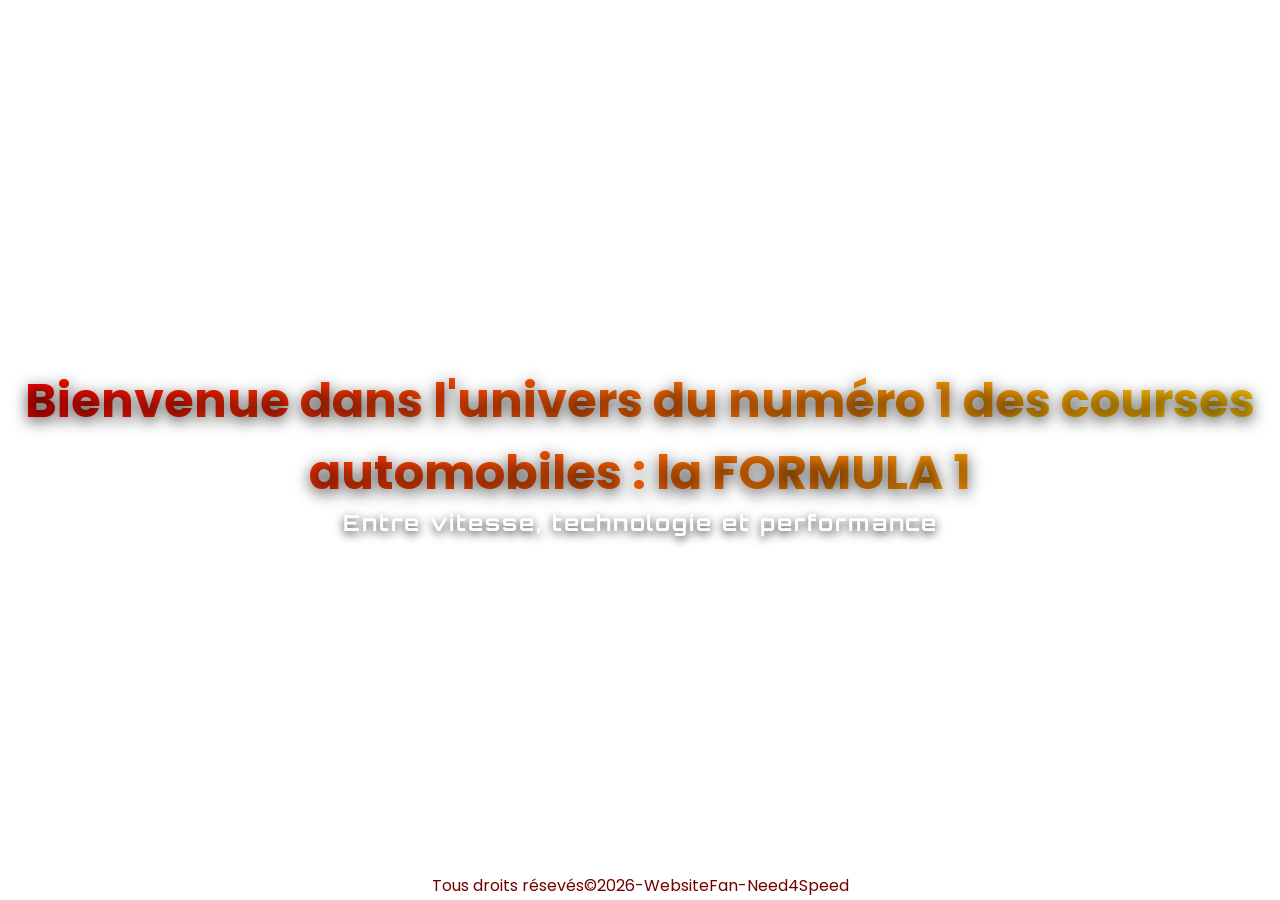
<file: Index.html>
<!DOCTYPE html>
<html lang="en">
<head>
    <meta charset="UTF-8">
    <meta name="viewport" content="width=device-width, initial-scale=1.0">
    <title>Need4Speed</title>
    <link rel="preconnect" href="https://fonts.googleapis.com">
    <link rel="preconnect" href="https://fonts.gstatic.com" crossorigin>
    <link rel="stylesheet" href="index.css">
    <link href="https://fonts.googleapis.com/css2?family=Poppins:wght@300;400;600;700&display=swap" rel="stylesheet">
    <link href="https://fonts.googleapis.com/css2?family=Orbitron:wght@400;700&display=swap" rel="stylesheet">
</head>
<body>
    <div class="principal">
        <div class="entete">
            <div class="navbar">
                <div class="logo"><a href="index.html">N4S</a></div>
                <ul class="menu"> 
                    <li><a href="principe.html">Principe</a></li>
                    <li>
                        <a href="">Légendes</a>
                        <ul class="submenu">
                             <li><a href="hamilton.html">LEWIS HAMILTON</a></li>
                            <li><a href="Verstap.html">MAX VERSTAPPEN</a></li>
                            <li><a href="noris.html">LANDO NORRIS</a></li>
                        </ul>
                    </li> 
                    <li>
                        <a href="compet.html">Compétitions</a> 
                    </li>  
                    <li><a href="jeu_course.html">JEU</a></li> 
                </ul>
                </div>
            </div>
        </div>
        <div class="contenu">
            <video autoplay muted loop playsinline>
                <source src="Wallpaper F1 4K TEST EDIT AMD.mp4" type="video/mp4">
            </video>
            <h2>Bienvenue dans l'univers du numéro 1 des courses automobiles : la FORMULA 1</h2>
            <h3>Entre vitesse, technologie et performance</h3>
        </div>
    </div> 
    <div class="piedage">
        <p>Tous droits résevés&copy;2026-WebsiteFan-Need4Speed</p>
    </div>  
</body>
</html>
</file>
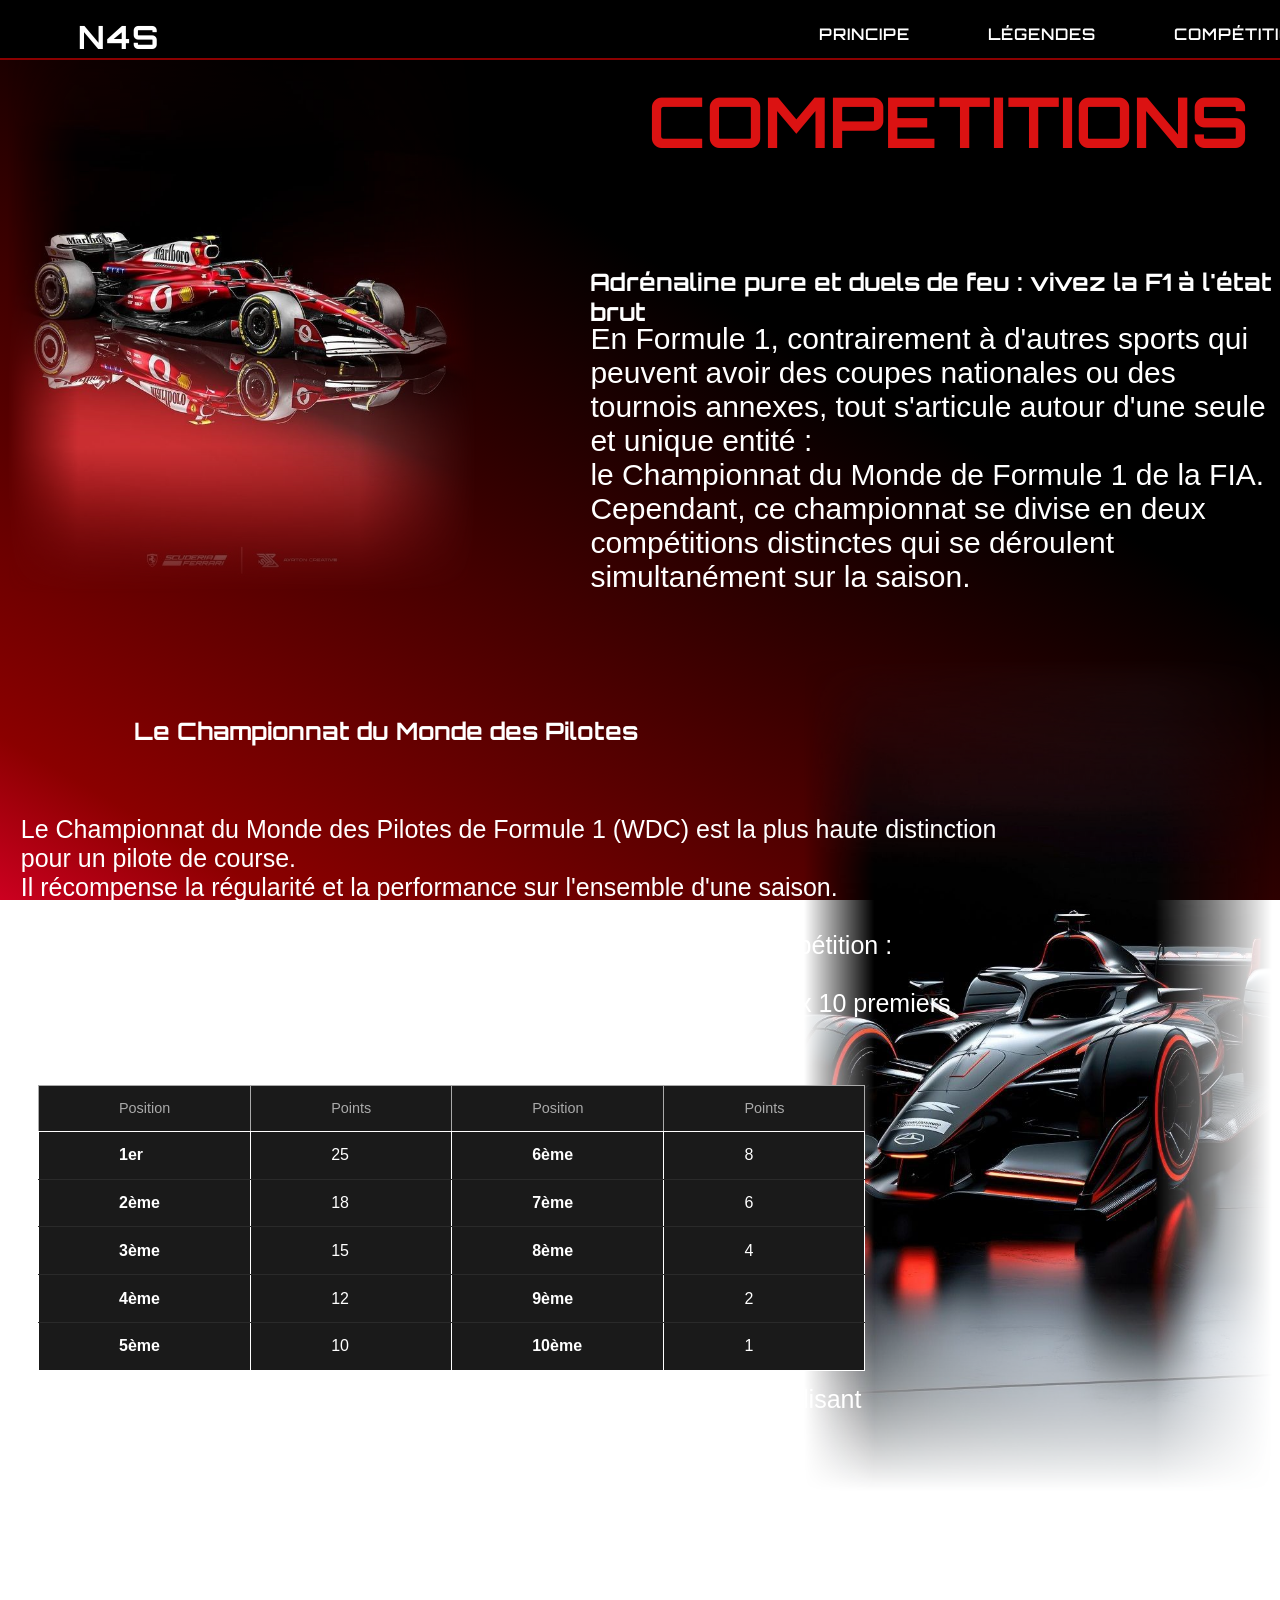
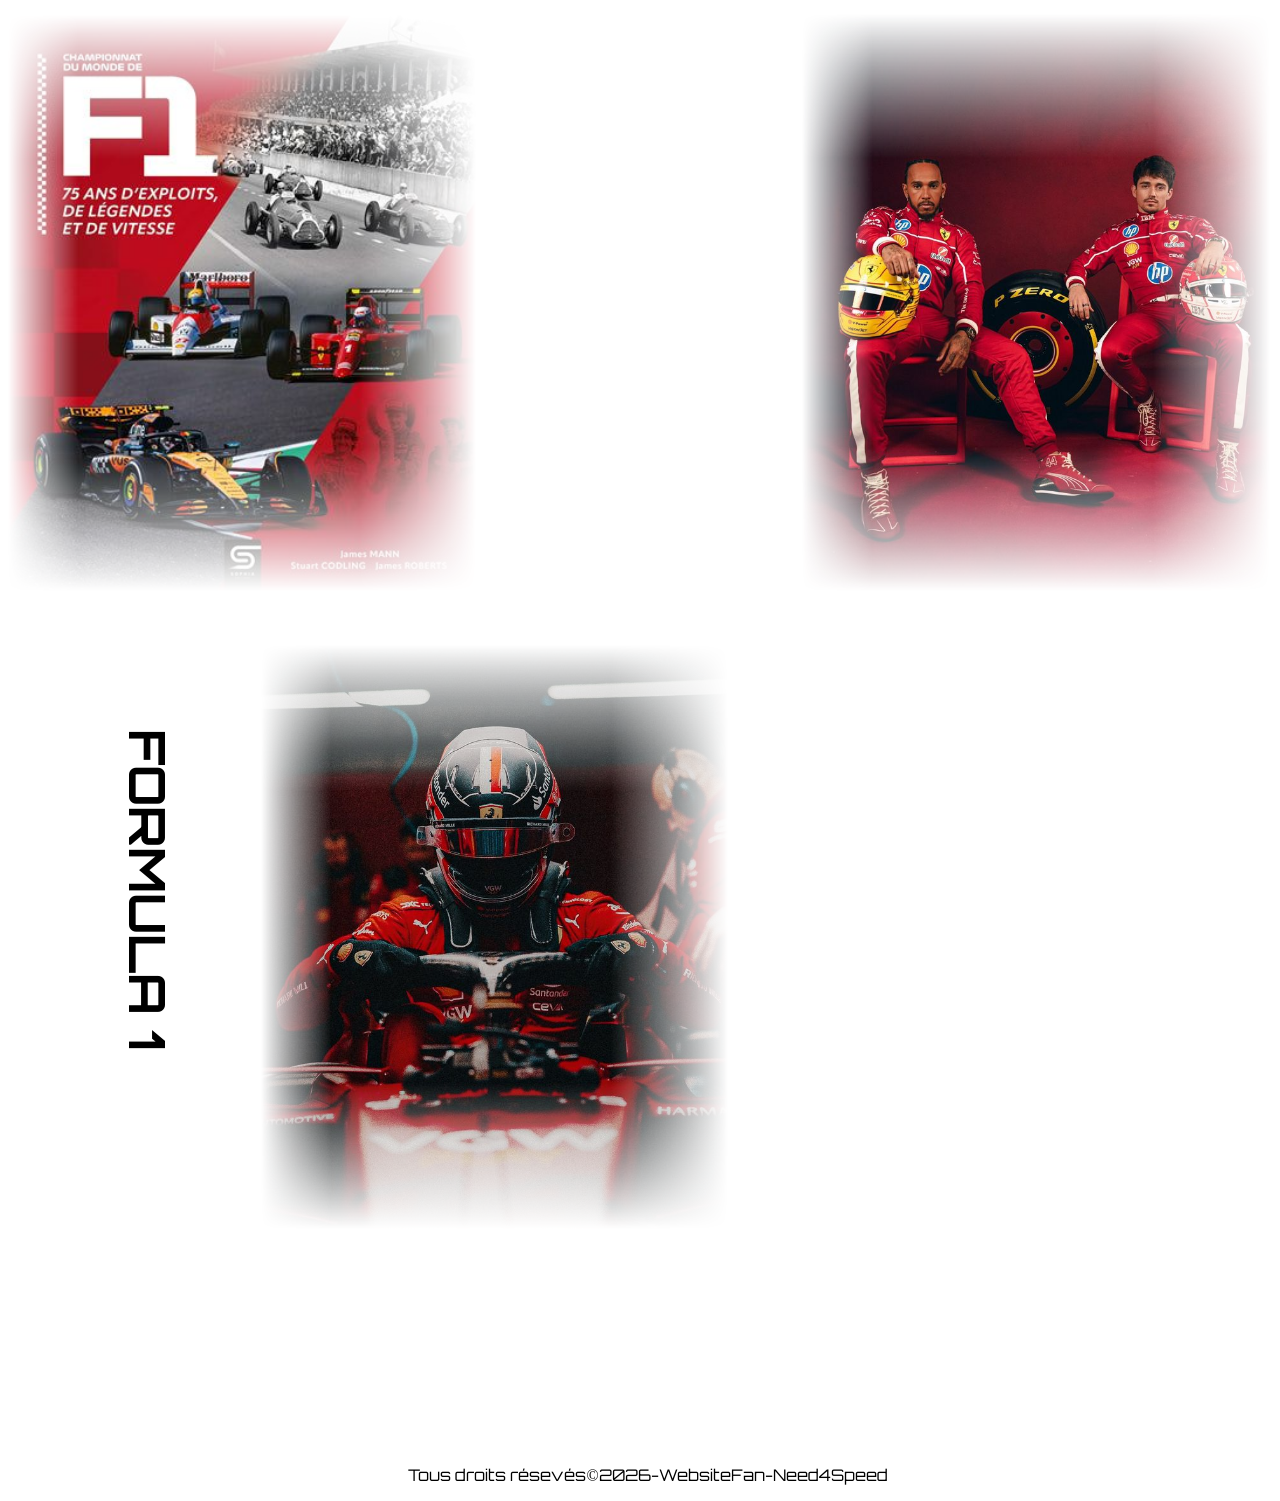
<file: compet.html>
<!DOCTYPE html>
<html lang="en">
<head>
    <meta charset="UTF-8">
    <meta name="viewport" content="width=device-width, initial-scale=1.0">
    <title>COMPETITIONS</title>
    <link rel="stylesheet" href="compet.css">
    <link rel="preconnect" href="https://fonts.googleapis.com">
    <link rel="preconnect" href="https://fonts.gstatic.com" crossorigin>
    <link href="https://fonts.googleapis.com/css2?family=Orbitron:wght@400;700&display=swap" rel="stylesheet">
</head>
<body>
    <header>
        <div class="entete">
            <div class="navbar">
                <div class="logo"><a href="index.html">N4S</a></div>
            <ul class="menu"> 
                <li><a href="principe.html">Principe</a></li>
                <li>
                    <a href="">Légendes</a>
                    <ul class="submenu">
                        <li><a href="hamilton.html">LEWIS HAMILTON</a></li>
                        <li><a href="Verstap.html">MAX VERSTAPPEN</a></li>
                        <li><a href="noris.html">LANDO NORRIS</a></li>
                    </ul>
                </li> 
                <li>
                    <a href="compet.html">Compétitions</a>
                </li>
                <li>
                    <a href="jeu_course.html">JEU</a>
                </li>   
            </ul>
            </div>
        </div>
    </header>
    <div>
        <img src="téléchargement (10).jpg" alt="" class="img-red">
        <h1 class="haut">COMPETITIONS</h1>
        <h2 class="tit-r1">Adrénaline pure et duels de feu : vivez la F1 à l'état brut</h2>
        <p class="des1">En Formule 1, contrairement à d'autres sports qui peuvent avoir des coupes nationales ou des tournois annexes, tout s'articule autour d'une seule et unique entité : <br>
             le Championnat du Monde de Formule 1 de la FIA.
            Cependant, ce championnat se divise en deux compétitions distinctes qui se déroulent simultanément sur la saison.</p>
    </div>
    <div>
        <img src="téléchargement (9).jpg" alt="" class="sainz">
        <h2 class="champ">Le Championnat du Monde des Pilotes</h2>
    <p class="des2">Le Championnat du Monde des Pilotes de Formule 1 (WDC) est la plus haute distinction <br> pour un pilote de course. <br>
        Il récompense la régularité et la performance sur l'ensemble d'une saison. <br> <br>
        Voici les règles fondamentales et les records qui définissent cette compétition : <br> <br>
        Depuis 2010 (avec quelques ajustements), les points sont attribués aux 10 premiers <br> de chaque Grand Prix. <br>
        <table class="points-table">
            <tr>
                <th>Position</th>
                <th>Points</th>
                <th>Position</th>
                <th>Points</th>
            </tr>
                <tr><td><strong>1er</strong></td><td>25</td><td><strong>6ème</strong></td><td>8</td></tr>
                <tr><td><strong>2ème</strong></td><td>18</td><td><strong>7ème</strong></td><td>6</td></tr>
                <tr><td><strong>3ème</strong></td><td>15</td><td><strong>8ème</strong></td><td>4</td></tr>
                <tr><td><strong>4ème</strong></td><td>12</td><td><strong>9ème</strong></td><td>2</td></tr>
                <tr><td><strong>5ème</strong></td><td>10</td><td><strong>10ème</strong></td><td>1</td></tr>
        </table>
    </p>
    </div>
    <p class="desc2">Le point bonus : Un point supplémentaire est attribué au pilote réalisant <br> le meilleur tour en course, à condition qu'il termine dans le top 10.</p>
    <div>
        <h2 class="centre-ham">Le Sacre et la Relève : Hamilton & Leclerc, Nouveaux Maîtres du Monde</h2>
        <img src="CHAMPIONNAT DU MONDE DE F1.jpg" alt="" class="championnat">
        <img src="téléchargement (12).jpg" alt="" class="ham">
    </div>

    <div>
        <img src="téléchargement (13).jpg" alt="" class="aura1">
        <h3 class="renv1">FORMULA 1</h3>
    </div>
    <h2 class="aura2">Le Championnat du Monde des Constructeurs</h2>
    <p class="des3">Cette compétition concerne les écuries (Ferrari, Mercedes,<br> Red Bull, etc.). <br>
         C'est celle qui a le plus d'impact financier, <br> car la répartition des revenus de la F1 <br>
         à la fin de l'année dépend de ce classement. <br> <br>
        Calcul des points : On additionne les points marqués par les deux pilotes <br>de l'écurie lors de chaque course. <br><br>
        Les Formats de Courses Spécifiques
        Bien qu'il n'y ait qu'un seul championnat, le format des week-ends peut varier, <br> introduisant une "sous-compétition" :
        <ul class="aura4">
            <li>Le Grand Prix Classique : Le format traditionnel avec qualifications le samedi et course <br> longue le dimanche (environ 305 km). <br></li>
            <li>Les Courses Sprint : Introduites récemment sur certains circuits, ce sont des courses courtes (100 km) <br>le samedi. Elles offrent des points supplémentaires aux 8 premiers pilotes<br></li>
        </ul>
    </p>
     <div>
        <p id="piedage2">Tous droits résevés&copy;2026-WebsiteFan-Need4Speed</p>
    </div>
    
</body>
</html>
</file>
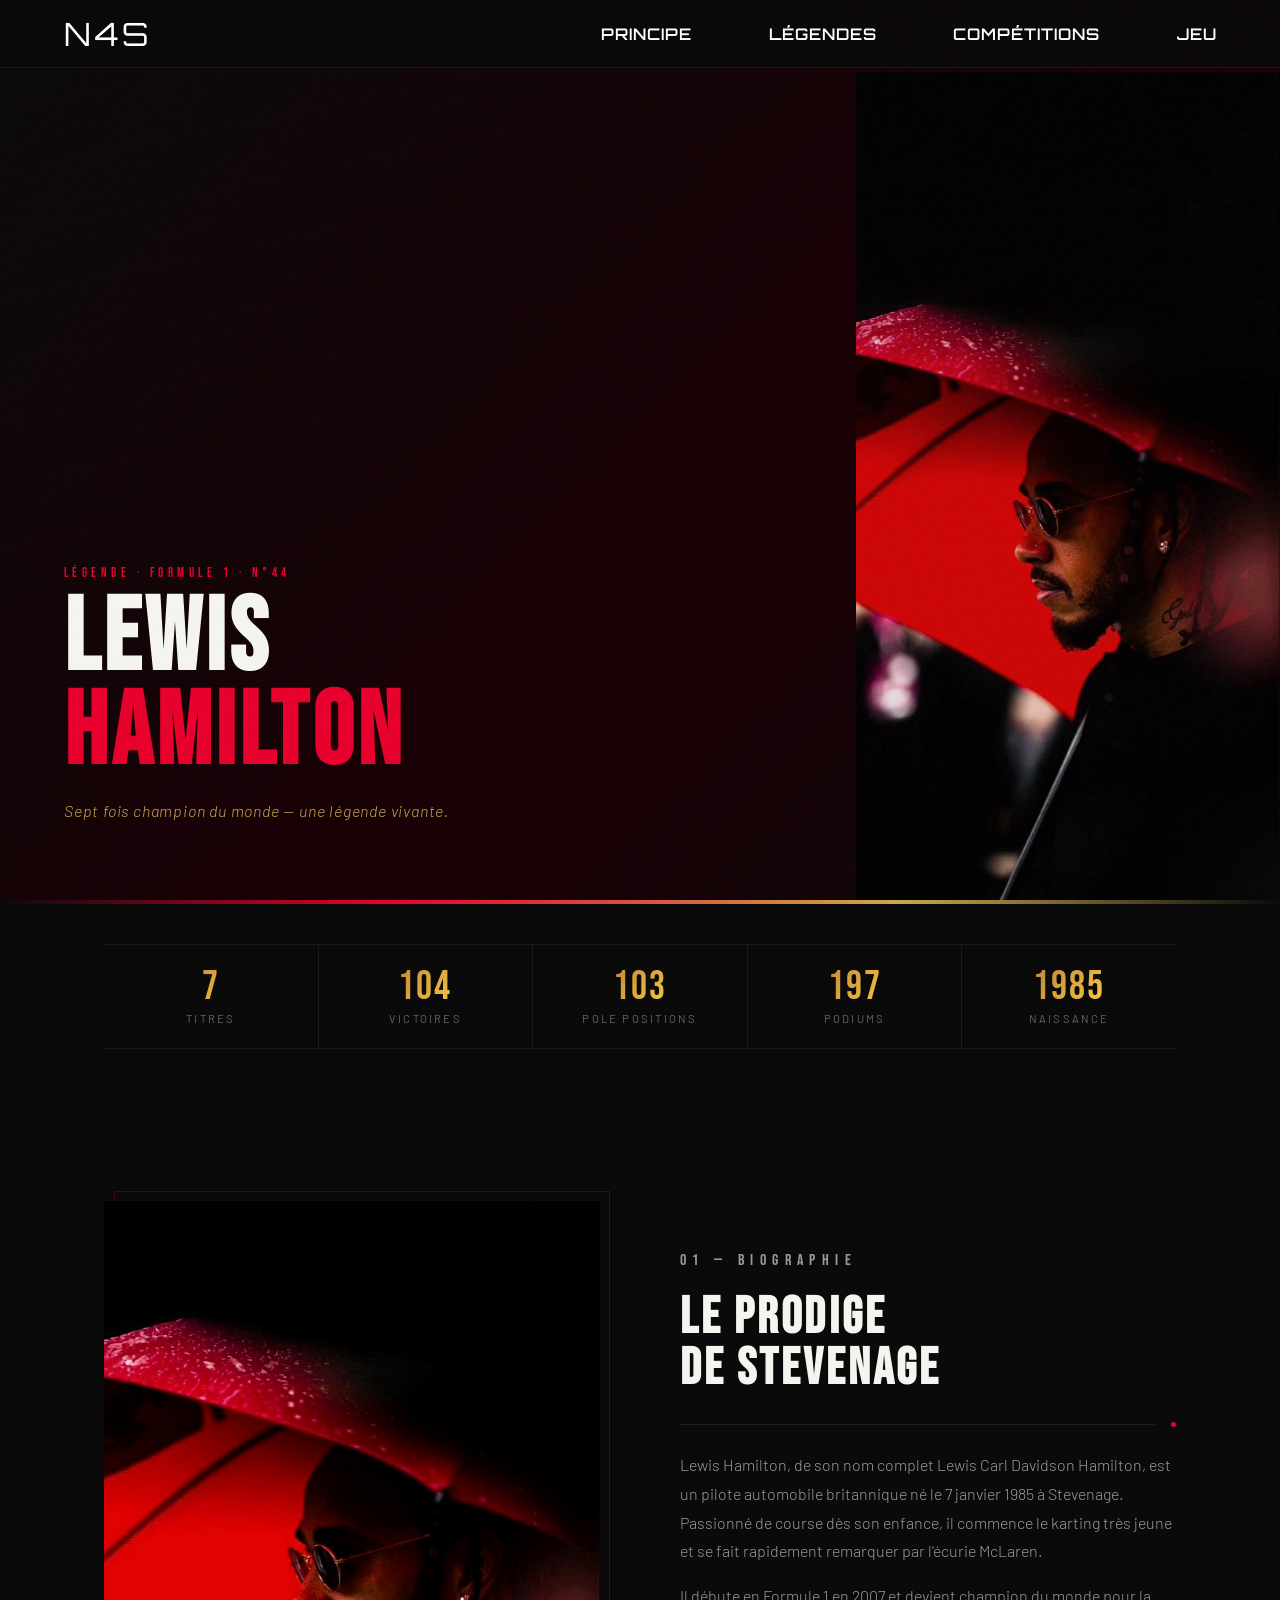
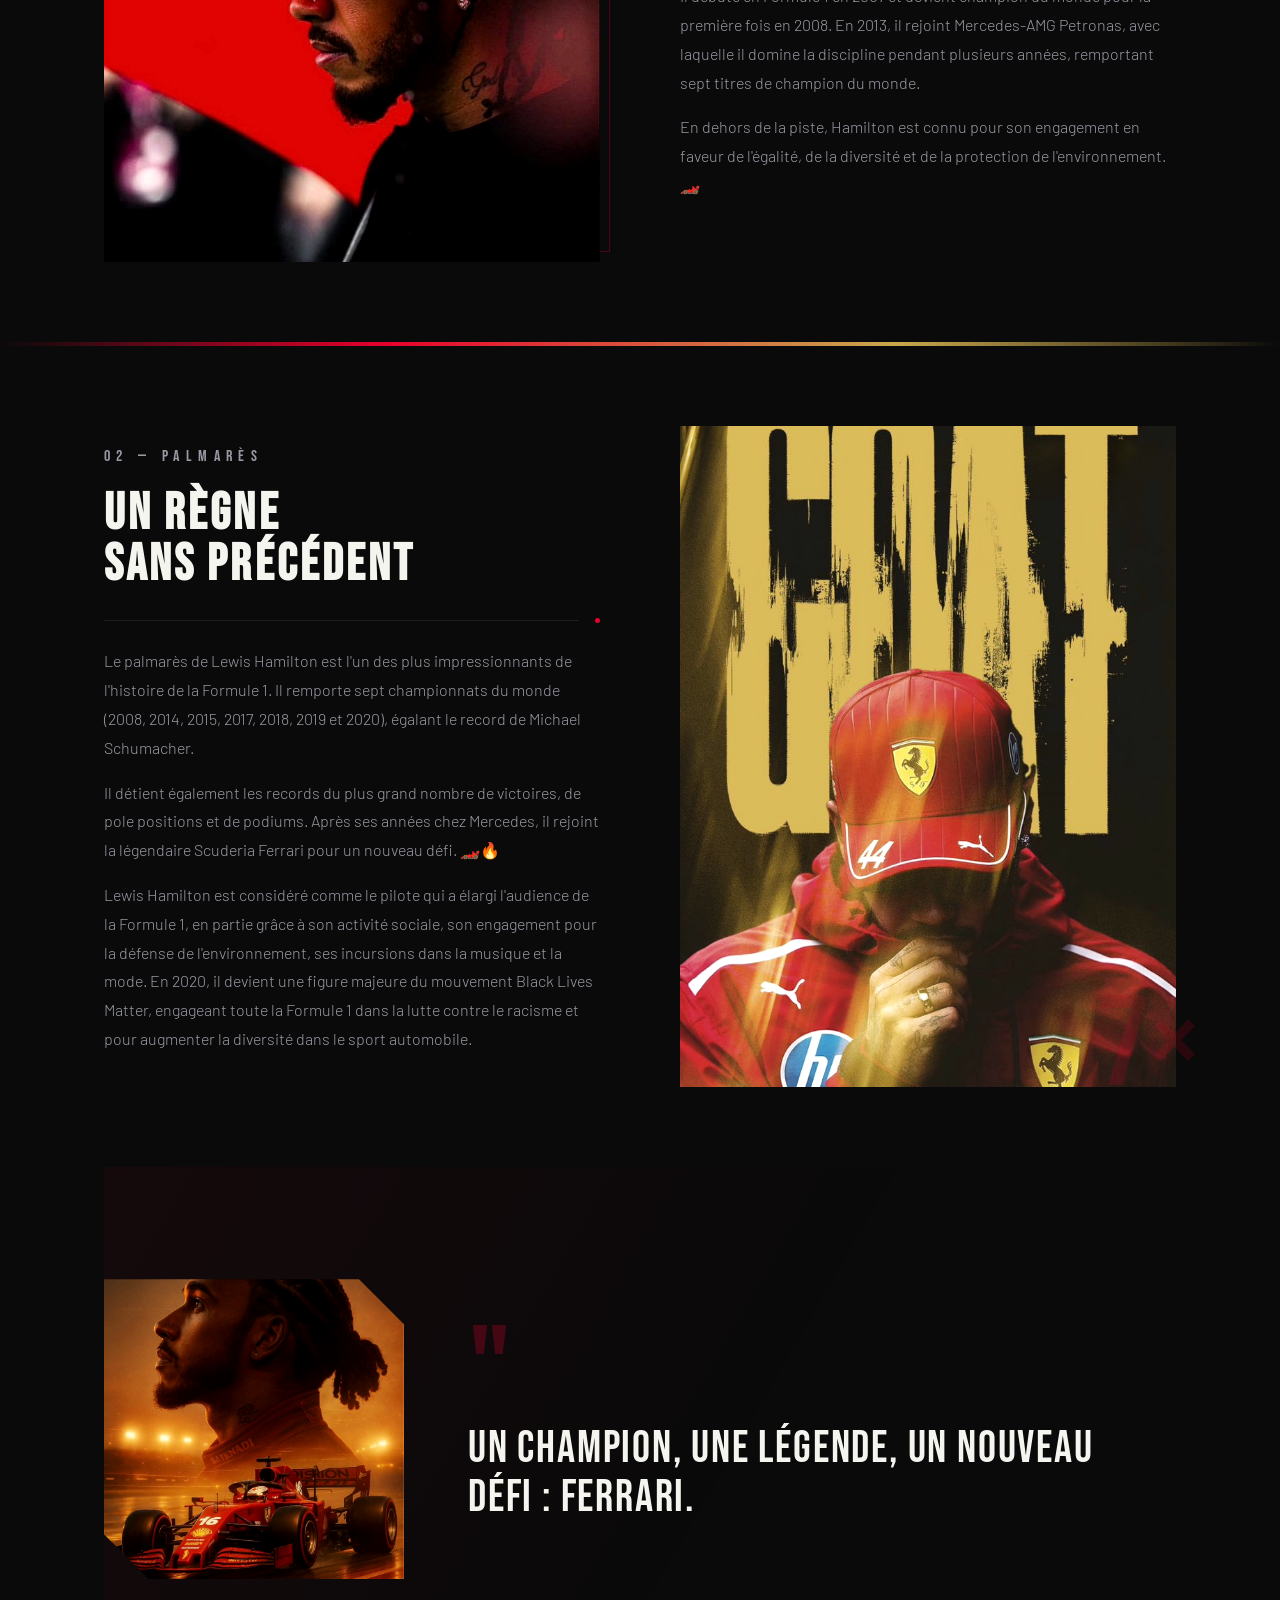
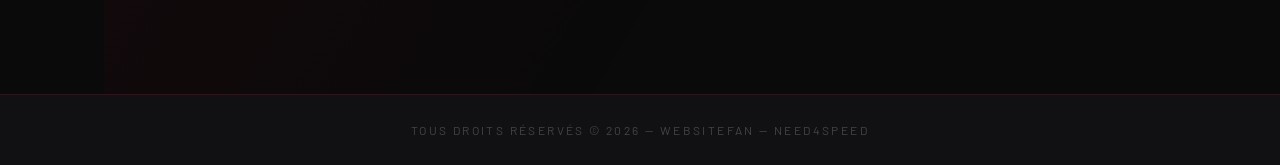
<file: hamilton.html>
<!DOCTYPE html>
<html lang="en">
<head>
    <meta charset="UTF-8">
    <meta name="viewport" content="width=device-width, initial-scale=1.0">
    <title>LEWIS HAMILTON</title>
    <link rel="stylesheet" href="hamilton.css">
    <link rel="preconnect" href="https://fonts.googleapis.com">
    <link rel="preconnect" href="https://fonts.gstatic.com" crossorigin>
    <link href="https://fonts.googleapis.com/css2?family=Orbitron:wght@400;700&display=swap" rel="stylesheet">
</head>
<body>
     <div class="nav">
    <div class="logo"><a href="index.html">N4S</a></div>
    <ul class="menu">
      <li><a href="principe.html">Principe</a></li>
      <li>
        <a href="">Légendes</a>
        <ul class="submenu">
          <li><a href="hamilton.html">LEWIS HAMILTON</a></li>
          <li><a href="Verstap.html">MAX VERSTAPEN</a></li>
          <li><a href="noris.html">LANDO NORRIS</a></li>
        </ul>
      </li>
      <li><a href="compet.html">Compétitions</a></li>
      <li><a href="jeu_course.html">JEU</a></li>
    </ul>
  </div>
  <section class="hero">
    <div class="hero-bg"></div>
    <img src="h3milton.jpeg" alt="Lewis Hamilton" class="hero-img"/>
    <div class="hero-texte">
      <p class="hero-surtitre">Légende · Formule 1 · N°44</p>
      <h1 class="hero-titre">Lewis<br/><span>Hamilton</span></h1>
      <p class="hero-sous">Sept fois champion du monde — une légende vivante.</p>
    </div>
  </section>
  <div class="barre"></div>
  <div class="conteneur">
    <div class="stats">
      <div class="stat"><div class="stat-chiffre">7</div><div class="stat-titre">Titres</div></div>
      <div class="stat"><div class="stat-chiffre">104</div><div class="stat-titre">Victoires</div></div>
      <div class="stat"><div class="stat-chiffre">103</div><div class="stat-titre">Pole Positions</div></div>
      <div class="stat"><div class="stat-chiffre">197</div><div class="stat-titre">Podiums</div></div>
      <div class="stat"><div class="stat-chiffre">1985</div><div class="stat-titre">Naissance</div></div>
    </div>
  </div>
  <div class="conteneur">
    <section class="bio">
      <div class="bio-img">
        <img src="h3milton.jpeg" alt="Hamilton Biographie"/>
      </div>
      <div class="texte">
        <p class="label">01 — Biographie</p>
        <h2 class="titre">Le Prodige<br/>de Stevenage</h2>
        <div class="sep"><div class="sep-ligne"></div><div class="sep-point"></div></div>
        <p>Lewis Hamilton, de son nom complet Lewis Carl Davidson Hamilton, est un pilote automobile britannique né le 7 janvier 1985 à Stevenage. Passionné de course dès son enfance, il commence le karting très jeune et se fait rapidement remarquer par l'écurie McLaren.</p>
        <p>Il débute en Formule 1 en 2007 et devient champion du monde pour la première fois en 2008. En 2013, il rejoint Mercedes-AMG Petronas, avec laquelle il domine la discipline pendant plusieurs années, remportant sept titres de champion du monde.</p>
        <p>En dehors de la piste, Hamilton est connu pour son engagement en faveur de l'égalité, de la diversité et de la protection de l'environnement. 🏎️</p>
      </div>
    </section>
  </div>
  <div class="barre"></div>
  <div class="conteneur">
    <section class="palmares">
      <div class="texte">
        <p class="label">02 — Palmarès</p>
        <h2 class="titre">Un Règne<br/>Sans Précédent</h2>
        <div class="sep"><div class="sep-ligne"></div><div class="sep-point"></div></div>
        <p>Le palmarès de Lewis Hamilton est l'un des plus impressionnants de l'histoire de la Formule 1. Il remporte sept championnats du monde (2008, 2014, 2015, 2017, 2018, 2019 et 2020), égalant le record de Michael Schumacher.</p>
        <p>Il détient également les records du plus grand nombre de victoires, de pole positions et de podiums. Après ses années chez Mercedes, il rejoint la légendaire Scuderia Ferrari pour un nouveau défi. 🏎️🔥</p>
        <p>Lewis Hamilton est considéré comme le pilote qui a élargi l'audience de la Formule 1, en partie grâce à son activité sociale, son engagement pour la défense de l'environnement, ses incursions dans la musique et la mode. En 2020, il devient une figure majeure du mouvement Black Lives Matter, engageant toute la Formule 1 dans la lutte contre le racisme et pour augmenter la diversité dans le sport automobile. </p>
      </div>
      <div class="img">
        <img src="h2milton.jpeg" alt="Hamilton Palmarès"/>
      </div>
    </section>
  </div>
  <div class="conteneur">
    <section class="citation">
      <div class="citation-inner">
        <div class="citation-img">
          <img src="h1milton.jpeg" alt="Hamilton Ferrari"/>
        </div>
        <blockquote class="citation-txt">
          Un champion, une légende, un nouveau défi&nbsp;: Ferrari.
        </blockquote>
      </div>
    </section>
  </div>
  <footer class="piedage">
    <p>Tous droits réservés &copy; 2026 — WebsiteFan — Need4Speed</p>
  </footer>

</body>
</body>
</html>
</file>
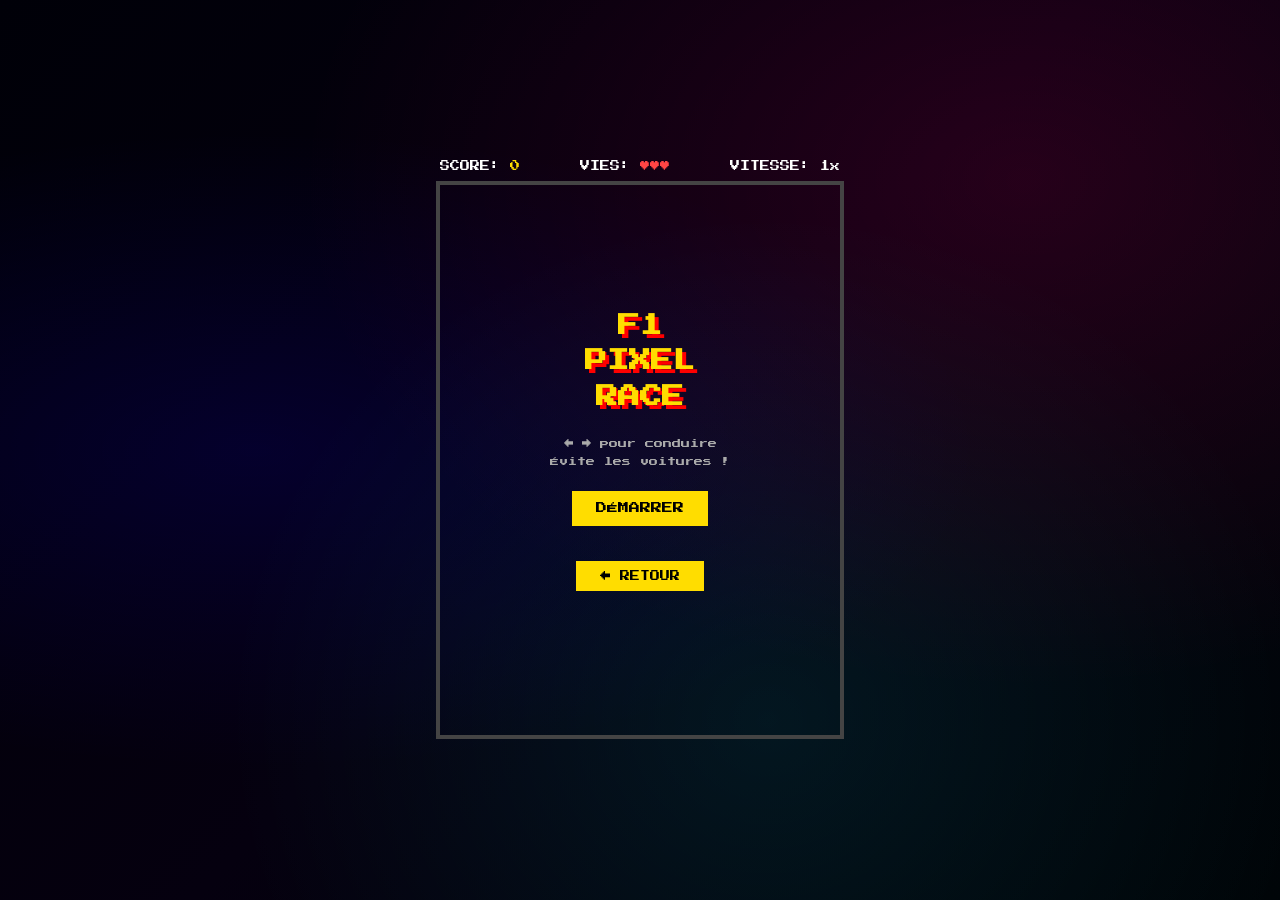
<file: jeu_course.html>
<!DOCTYPE html>
<html lang="fr">
<head>
<meta charset="UTF-8">
<title>F1 Pixel Race</title>
<style>
  @import url('https://fonts.googleapis.com/css2?family=Press+Start+2P&display=swap');

  * { margin: 0; padding: 0; box-sizing: border-box; }

  body {
    background: #0a0a0a;
    display: flex;
    flex-direction: column;
    align-items: center;
    justify-content: center;
    height: 100vh;
    font-family: 'Press Start 2P', monospace;
    overflow: hidden;
     background: 
      radial-gradient(ellipse at 20% 50%, #0d00ff22 0%, transparent 50%),
      radial-gradient(ellipse at 80% 20%, #ff006622 0%, transparent 50%),
      radial-gradient(ellipse at 60% 80%, #00ffff15 0%, transparent 50%),
      linear-gradient(135deg, #000008 0%, #05000f 50%, #000508 100%);
    animation: bgShift 8s ease infinite alternate;
  }

  @keyframes bgShift {
    0%   { filter: hue-rotate(0deg) brightness(1); }
    50%  { filter: hue-rotate(30deg) brightness(1.2); }
    100% { filter: hue-rotate(-20deg) brightness(0.9); }
  }
  

  #ui {
    display: flex;
    justify-content: space-between;
    width: 400px;
    margin-bottom: 10px;
    color: #fff;
    font-size: 10px;
  }

  #score-val { color: #ffdd00; }
  #lives-val { color: #ff4444; }

  #gameCanvas {
    border: 4px solid #444;
    image-rendering: pixelated;
    display: block;
  }

  #overlay {
    position: absolute;
    display: flex;
    flex-direction: column;
    align-items: center;
    justify-content: center;
    gap: 20px;
    color: white;
    text-align: center;
  }

  #overlay h1 {
    font-size: 22px;
    color: #ffdd00;
    text-shadow: 4px 4px #ff0000;
    line-height: 1.6;
  }

  #overlay p { font-size: 9px; color: #aaa; line-height: 2; }

  #startBtn {
    background: #ffdd00;
    color: #000;
    border: none;
    padding: 12px 24px;
    font-family: 'Press Start 2P', monospace;
    font-size: 11px;
    cursor: pointer;
    image-rendering: pixelated;
  }

  #startBtn:hover { background: #ff4444; color: white; }
</style>
</head>
<body>

<div id="ui">
  <span>SCORE: <span id="score-val">0</span></span>
  <span>VIES: <span id="lives-val">♥♥♥</span></span>
  <span>VITESSE: <span id="speed-val">1</span>x</span>
</div>

<canvas id="gameCanvas" width="400" height="550"></canvas>

<div id="overlay">
  <h1>F1<br>PIXEL<br>RACE</h1>
  <p>← → pour conduire<br>Évite les voitures !</p>
  <button id="startBtn">DÉMARRER</button>
 <a href="index.html" style="display:inline-block;margin-top:15px;color:#000;text-decoration:none;font-family:'Press Start 2P',monospace;font-size:10px;background:#ffdd00;padding:10px 24px;border:none;cursor:pointer;">← RETOUR</a>
</div>

<script>
const canvas = document.getElementById('gameCanvas');
const ctx = canvas.getContext('2d');
const overlay = document.getElementById('overlay');
const startBtn = document.getElementById('startBtn');
const scoreEl = document.getElementById('score-val');
const livesEl = document.getElementById('lives-val');
const speedEl = document.getElementById('speed-val');

const W = canvas.width, H = canvas.height;
const ROAD_LEFT = 80, ROAD_RIGHT = 320;
const ROAD_W = ROAD_RIGHT - ROAD_LEFT;

let gameRunning = false;
let score = 0, lives = 3, frame = 0, speed = 2;
let roadOffset = 0;
let player, enemies, particles;
let keys = {};

// ---- Pixel art drawing helpers ----
function drawPixelCar(x, y, colors, w=28, h=44) {
  const pw = w / 7;
  const ph = h / 11;
  // car pixel map (7x11)
  const map = [
    [0,0,1,1,1,0,0],
    [0,1,1,1,1,1,0],
    [0,2,1,1,1,2,0],
    [1,1,1,1,1,1,1],
    [1,1,1,1,1,1,1],
    [0,1,3,3,3,1,0],
    [0,1,3,3,3,1,0],
    [1,1,1,1,1,1,1],
    [1,1,1,1,1,1,1],
    [0,2,1,1,1,2,0],
    [0,0,1,1,1,0,0],
  ];
  map.forEach((row, ry) => {
    row.forEach((cell, rx) => {
      if (cell === 0) return;
      ctx.fillStyle = colors[cell];
      ctx.fillRect(
        Math.floor(x - w/2 + rx * pw),
        Math.floor(y - h/2 + ry * ph),
        Math.ceil(pw), Math.ceil(ph)
      );
    });
  });
}

function drawRoad() {
  // asphalt
  ctx.fillStyle = '#2a2a2a';
  ctx.fillRect(ROAD_LEFT, 0, ROAD_W, H);

  // side stripes
  ctx.fillStyle = '#ff4444';
  ctx.fillRect(ROAD_LEFT, 0, 6, H);
  ctx.fillRect(ROAD_RIGHT - 6, 0, 6, H);

  // dashed center line
  ctx.fillStyle = '#ffdd00';
  const dashH = 40, gapH = 30;
  const total = dashH + gapH;
  const offset = roadOffset % total;
  for (let y = -total + offset; y < H + total; y += total) {
    ctx.fillRect(W/2 - 3, y, 6, dashH);
  }

  // grass
  ctx.fillStyle = '#1a3a1a';
  ctx.fillRect(0, 0, ROAD_LEFT, H);
  ctx.fillRect(ROAD_RIGHT, 0, W - ROAD_RIGHT, H);

  // grass stripes
  ctx.fillStyle = '#143214';
  for (let y = -40 + (roadOffset % 80); y < H; y += 80) {
    ctx.fillRect(0, y, ROAD_LEFT, 40);
    ctx.fillRect(ROAD_RIGHT, y, W - ROAD_RIGHT, 40);
  }
}

function spawnEnemy() {
  const lanes = [110, 170, 230, 290];
  const lane = lanes[Math.floor(Math.random() * lanes.length)];
  const colorSets = [
    {1:'#cc0000', 2:'#880000', 3:'#ffaaaa'},
    {1:'#0044cc', 2:'#002288', 3:'#aaccff'},
    {1:'#00aa44', 2:'#006622', 3:'#aaffcc'},
    {1:'#cc8800', 2:'#886600', 3:'#ffddaa'},
  ];
  enemies.push({
    x: lane, y: -30,
    colors: colorSets[Math.floor(Math.random() * colorSets.length)]
  });
}

function spawnParticle(x, y, color) {
  for (let i = 0; i < 12; i++) {
    particles.push({
      x, y,
      vx: (Math.random() - 0.5) * 5,
      vy: (Math.random() - 0.5) * 5,
      life: 30,
      color
    });
  }
}

function init() {
  score = 0; lives = 3; frame = 0; speed = 2;
  player = { x: W/2, y: H - 70, w: 28, h: 44 };
  enemies = [];
  particles = [];
  updateUI();
}

function updateUI() {
  scoreEl.textContent = score;
  livesEl.textContent = '♥'.repeat(lives);
  speedEl.textContent = speed.toFixed(1);
}

function update() {
  frame++;
  roadOffset += speed;
  score += Math.floor(speed);

  // speed increases over time
  speed = 2 + score / 2000;
  if (speed > 8) speed = 8;

  // player movement
  const moveSpeed = 4;
  if (keys['ArrowLeft'] || keys['a']) player.x -= moveSpeed;
  if (keys['ArrowRight'] || keys['d']) player.x += moveSpeed;
  player.x = Math.max(ROAD_LEFT + 18, Math.min(ROAD_RIGHT - 18, player.x));

  // spawn enemies
  const spawnRate = Math.max(40, 90 - score / 100);
  if (frame % Math.floor(spawnRate) === 0) spawnEnemy();

  // update enemies
  enemies.forEach(e => e.y += speed * 1.5);
  enemies = enemies.filter(e => e.y < H + 50);

  // collision
  enemies.forEach((e, i) => {
    if (Math.abs(e.x - player.x) < 22 && Math.abs(e.y - player.y) < 36) {
      spawnParticle(player.x, player.y, '#ffdd00');
      spawnParticle(e.x, e.y, e.colors[1]);
      enemies.splice(i, 1);
      lives--;
      updateUI();
      if (lives <= 0) endGame();
    }
  });

  // particles
  particles.forEach(p => {
    p.x += p.vx; p.y += p.vy; p.life--;
  });
  particles = particles.filter(p => p.life > 0);

  updateUI();
}

function draw() {
  ctx.clearRect(0, 0, W, H);
  drawRoad();

  // enemies
  enemies.forEach(e => {
    drawPixelCar(e.x, e.y, e.colors);
  });

  // player
  drawPixelCar(player.x, player.y, {1:'#ffffff', 2:'#880000', 3:'#ff0000'});

  // particles
  particles.forEach(p => {
    ctx.globalAlpha = p.life / 30;
    ctx.fillStyle = p.color;
    ctx.fillRect(p.x - 3, p.y - 3, 6, 6);
  });
  ctx.globalAlpha = 1;

  // HUD flash on low lives
  if (lives === 1 && frame % 20 < 10) {
    ctx.fillStyle = 'rgba(255,0,0,0.15)';
    ctx.fillRect(0, 0, W, H);
  }
}

function loop() {
  if (!gameRunning) return;
  update();
  draw();
  requestAnimationFrame(loop);
}

function startGame() {
  overlay.style.display = 'none';
  gameRunning = true;
  init();
  loop();
}

function endGame() {
  gameRunning = false;
  overlay.style.display = 'flex';
 overlay.innerHTML = `
  <h1>GAME<br>OVER</h1>
  <p>SCORE FINAL<br><span style="color:#ffdd00;font-size:14px">${score}</span></p>
  <button id="startBtn" onclick="startGame()" style="background:#ffdd00;color:#000;border:none;padding:12px 24px;font-family:'Press Start 2P',monospace;">REJOUER</button>
  <a href="index.html" style="display:inline-block;margin-top:15px;color:#000;text-decoration:none;font-family:'Press Start 2P',monospace;font-size:10px;background:#ffdd00;padding:10px 24px;border:none;cursor:pointer;">← RETOUR</a>
`;
}


startBtn.addEventListener('click', startGame);
document.addEventListener('keydown', e => keys[e.key] = true);
document.addEventListener('keyup', e => keys[e.key] = false);
</script>
</body>
</html>
</file>
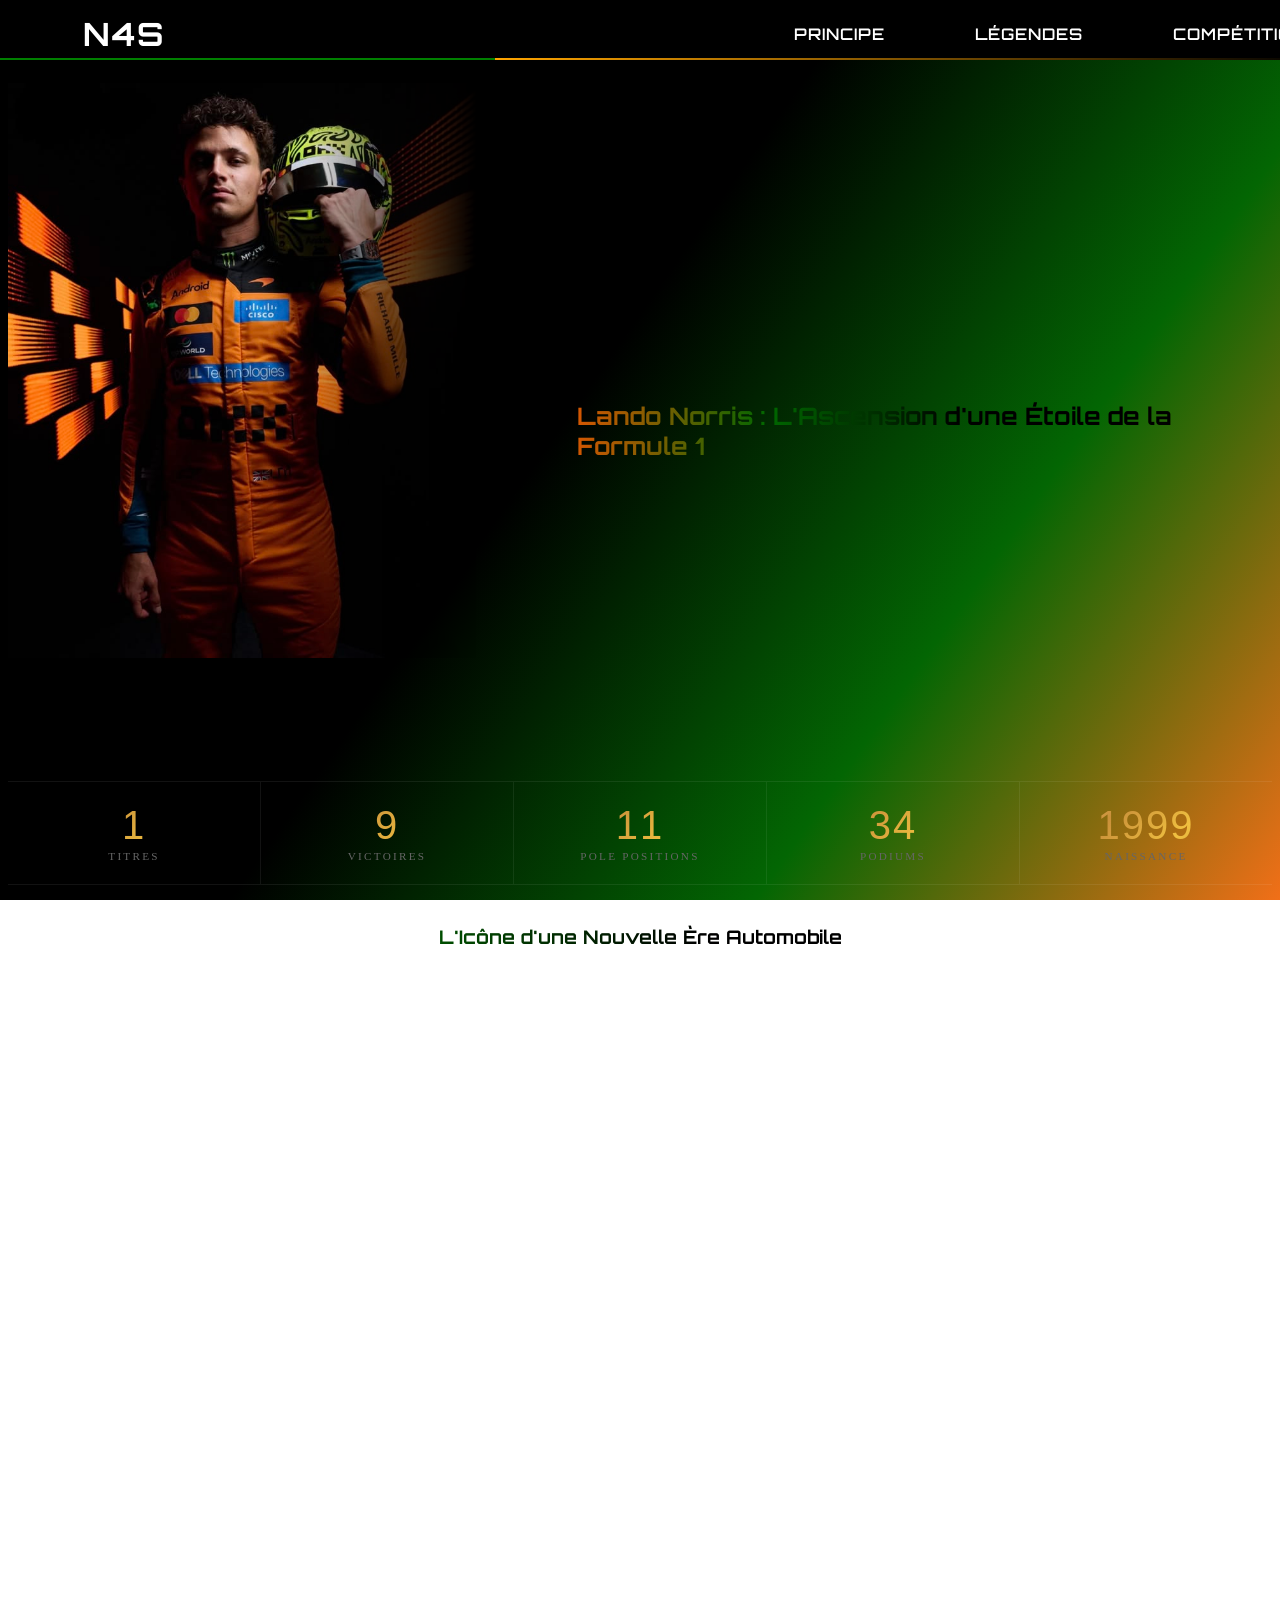
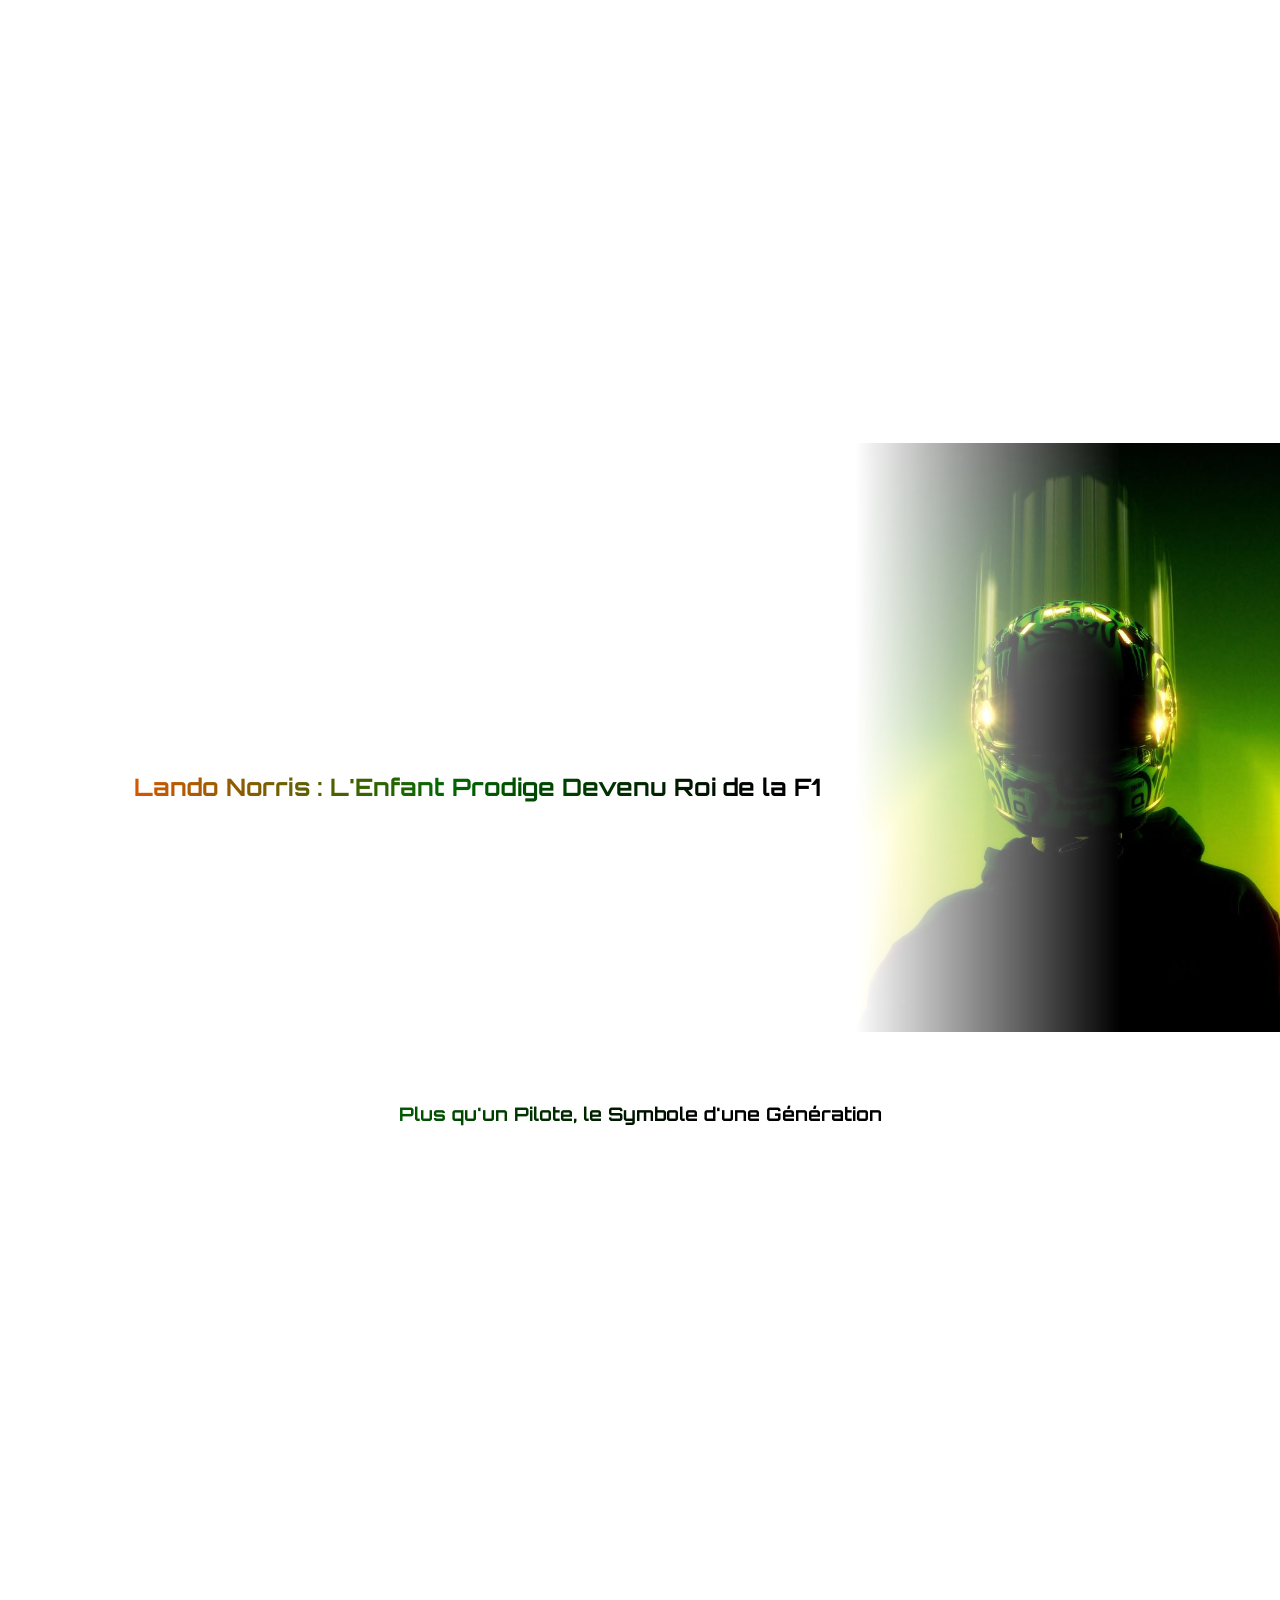
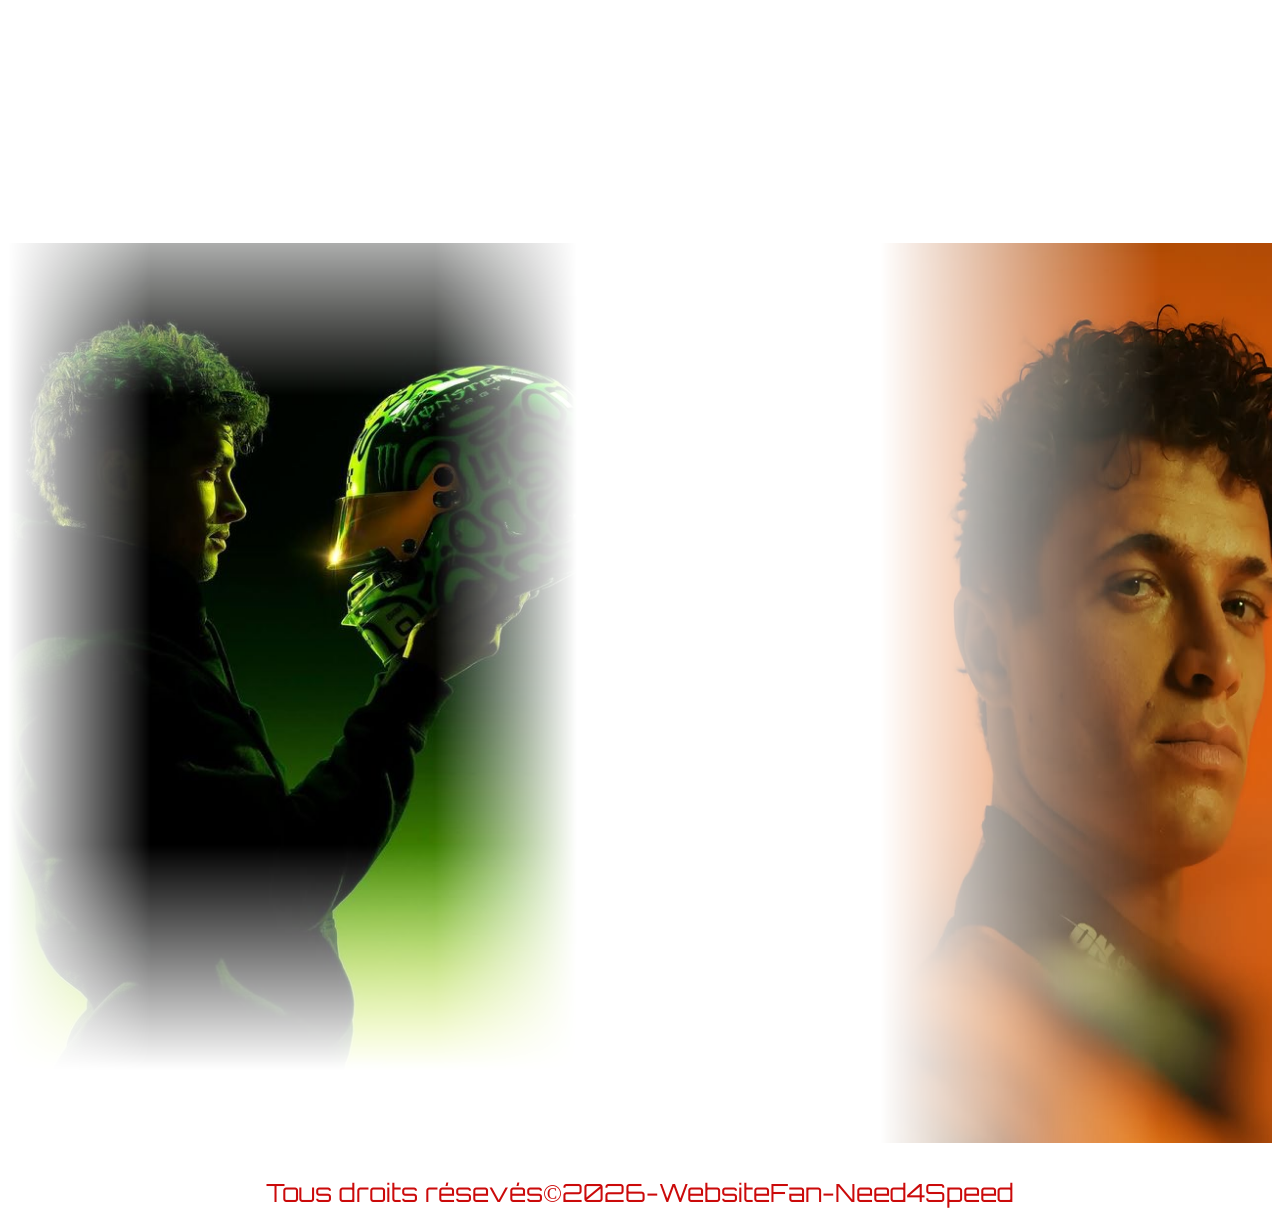
<file: noris.html>
<!DOCTYPE html>
<html lang="en">
<head>
    <meta charset="UTF-8">
    <meta name="viewport" content="width=device-width, initial-scale=1.0">
    <title>LANDO NORRIS</title>
    <link rel="stylesheet" href="noris.css">
    <link rel="preconnect" href="https://fonts.googleapis.com">
    <link rel="preconnect" href="https://fonts.gstatic.com" crossorigin>
    <link href="https://fonts.googleapis.com/css2?family=Orbitron:wght@400;700&display=swap" rel="stylesheet">
</head>
<body>
     <header>
        <div class="entete">
            <div class="navbar">
                <div class="logo"><a href="index.html">N4S</a></div>
            <ul class="menu"> 
                <li><a href="principe.html">Principe</a></li>
                <li>
                    <a href="">Légendes</a>
                    <ul class="submenu">
                        <li><a href="hamilton.html">LEWIS HAMILTON</a></li>
                        <li><a href="Verstap.html">MAX VERSTAPPEN</a></li>
                        <li><a href="noris.html">LANDO NORRIS</a></li>
                    </ul>
                </li> 
                <li>
                    <a href="compet.html">Compétitions</a> 
                </li>
                <li>
                    <a href="jeu_course.html">JEU</a>
                </li>   
            </ul>
            </div>
        </div>
    </header>
    <div>
        <img src="lando.jpg" alt="" class="i-main">
        <h2 class="t-right">Lando Norris : L'Ascension d'une Étoile de la Formule 1</h2>
        <div class="stats">
            <div class="stat"><div class="stat-chiffre">1</div><div class="stat-titre">Titres</div></div>
            <div class="stat"><div class="stat-chiffre">9</div><div class="stat-titre">Victoires</div></div>
            <div class="stat"><div class="stat-chiffre">11</div><div class="stat-titre">Pole Positions</div></div>
            <div class="stat"><div class="stat-chiffre">34</div><div class="stat-titre">Podiums</div></div>
            <div class="stat"><div class="stat-chiffre">1999</div><div class="stat-titre">Naissance</div></div>
        </div>
        <h3>L'Icône d'une Nouvelle Ère Automobile</h3>
        <p class="text-c">Lando Norris est né le 13 novembre 1999 à Bristol, dans le sud-ouest de l'Angleterre. <br>
        Issu d'une famille aisée, avec un père homme d'affaires et une mère d'origine belge, il baigne très tôt dans un univers de compétition. <br>
        Pourtant, ce n'est pas vers les voitures qu'il se tourne en premier, mais vers le pilotage de motos, avant que son père ne lui fasse découvrir le karting à l'âge de sept ans.<br>
        Ce jour-là, devant un circuit local, le destin du jeune Lando bascule : il veut devenir pilote de course.<br>
        Dès ses débuts en karting, Lando Norris affiche une pointe de vitesse hors du commun.
        En 2014, <br> il entre dans l'histoire en devenant le plus jeune champion du monde de karting de la CIK-FIA, battant le record de précocité de Lewis Hamilton.<br>
        Son passage à la monoplace est une véritable démonstration de force : il remporte presque tout sur son passage.<br>
        Champion de Formule 4 britannique, champion de Formule Renault 2.0 et champion d'Europe de Formule 3 en 2017, il ne laisse que des miettes à ses concurrents.<br>
        En 2018, il termine vice-champion de Formule 2 derrière George Russell, validant ainsi son ticket pour l'élite mondiale : la Formule 1.<br>
        Lando Norris rejoint la prestigieuse écurie McLaren en 2019, à seulement 19 ans.
        Très vite, il s'impose non seulement par son talent pur, <br> mais aussi par sa personnalité attachante et son humour décalé sur les réseaux sociaux.<br>
        Aux côtés de Carlos Sainz, il forme le duo "CarLando", redonnant une image dynamique et humaine à la F1 moderne.<br>
        Son premier podium intervient dès 2020 au Grand Prix d'Autriche, marquant le début d'une série de performances solides.<br>
        Pilote d'une régularité métronomique, il devient le pilier central du projet de reconstruction de McLaren, refusant les offres des plus grandes écuries pour rester fidèle à l'équipe de Woking.<br>
        Au fil des saisons, Lando Norris affine son pilotage et gagne en maturité.
        Longtemps frustré par des victoires qui lui échappaient de peu, <br> notamment sous la pluie en Russie en 2021, il ne baisse jamais les bras.
        En 2024, il franchit enfin la dernière étape en remportant sa première victoire en Grand Prix à Miami,<br> s'imposant face au redoutable Max Verstappen.<br>
        Ce succès transforme le jeune prodige en un prétendant sérieux au titre mondial, prouvant à tous qu'il a l'étoffe des plus grands champions.<br>
        Au-delà de ses exploits sur l'asphalte, Lando Norris est une figure de proue de sa génération.<br>
        Passionné de jeux vidéo et de simulation, il a fondé "Quadrant", une structure mêlant e-sport, gaming et lifestyle.
        <br>Il est également l'un des rares pilotes à parler ouvertement de la santé mentale et du stress lié à la compétition, brisant les tabous dans un milieu souvent jugé froid et impitoyable.<br>
        Aujourd'hui, Lando Norris n'est plus seulement un espoir de la Formule 1, il en est l'un des visages les plus influents et respectés.</p>
    </div>
    <div>
        <img src="lando norris.jpg" alt="" class="img-r">
        <h2 class="t-left">Lando Norris : L'Enfant Prodige Devenu Roi de la F1</h2>
        <h3>Plus qu'un Pilote, le Symbole d'une Génération</h3>
        <p class="text-c">Le parcours de Lando Norris est une succession de moments de bravoure qui ont redéfini son statut en Formule 1.<br>
        Tout commence par son record de précocité en 2014, où il devient le plus jeune champion du monde de karting de l'histoire, surpassant les débuts de Lewis Hamilton.<br>
        Cette étincelle de génie se confirme dès ses premières années chez McLaren, notamment lors du mémorable Grand Prix d'Autriche en 2020.<br>
        C’est là qu’il forge sa légende du "Last Lap Lando" en arrachant son tout premier podium grâce à un tour final d'une intensité absolue, comblant un écart de cinq secondes dans les derniers kilomètres.<br>
        Son talent pur éclate à nouveau sous la pluie battante de Sotchi en 2021, où il décroche une pole position héroïque face aux plus grands champions du monde.
        S'il a dû attendre 2024 pour monter sur la plus haute marche du podium,<br> sa victoire magistrale au Grand Prix de Miami a marqué les esprits par sa maîtrise tactique.
        Ce jour-là, il ne s'est pas contenté de gagner, <br> il a dominé Max Verstappen à la régulière, prouvant qu'il avait enfin la voiture et le mental pour devenir un patron du paddock.<br>
        Plus tard la même année, sa démonstration de force à Singapour a rappelé les plus grandes heures de l'écurie McLaren, <br>creusant des écarts abyssaux sur l'un des circuits les plus physiques au monde.
        Au-delà des trophées, son plus bel exploit reste sans doute sa capacité à briser les codes du sport automobile traditionnel.<br>
        En parlant ouvertement de ses doutes et de l'importance de la santé mentale, il a transformé l'image du pilote de course, passant du simple compétiteur à une icône moderne et inspirante pour toute une génération.<br>
        Chaque tour de piste et chaque prise de parole renforcent cette trajectoire unique d'un pilote qui, avec le numéro 4, est devenu l'un des plus redoutables et respectés de l'ère moderne.</p>
    </div>
    <div class="conteneur-images">
        <img src="lando norris (1).jpg" alt="" class="img-r2">
        <img src="téléchargement (6).jpg" alt="" class="img-r3">
    </div>
    
    <div>
        <p id="piedage2">Tous droits résevés&copy;2026-WebsiteFan-Need4Speed</p>
    </div>
</body>
</html>
</file>
<file: index.css>
*{
margin:0;
padding:0;
box-sizing:border-box;
}

html { scroll-behavior: smooth; 
}


body{
font-family: 'Poppins', sans-serif;
color: white;
min-height: 100vh;
margin:0;
padding:0;
background-size: cover;
background-position: center;
background-repeat: no-repeat;
}
.contenu h2{
font-size:48px;
font-weight:700;
text-align:center;
background:linear-gradient(90deg,#ff0000,#ffcc00);
background-clip:text;
color:transparent;
text-shadow:0px 4px 15px rgba(0,0,0,0.7);
margin-top: 0;
}
.contenu h3{
font-family:'Orbitron',sans-serif;
font-size:22px;
color:white;
text-align:center;
text-shadow:0px 3px 10px rgba(0,0,0,0.8);
letter-spacing:2px;
}

.contenu {
  position: relative;       
  overflow: hidden;       
  background-repeat: no-repeat;
  background-size: cover;
  background-position: center;
  width: 100%;
  height: 100dvh;
  display: flex;
  flex-direction: column;
  justify-content: center;
  align-items: center;
  text-align: center;
}

.contenu video {
  position: absolute;
  top: 50%;
  left: 50%;
  transform: translate(-50%, -50%);
  min-width: 100%;
  min-height: 100%;
  object-fit: cover;
  z-index: 0;
}

.contenu h2,
.contenu h3 {
  position: relative;
  z-index: 1;
}

.piedage{
    text-align: center;
    height: 30px;
    color:#730000 ;
    margin: 0;
    box-sizing: border-box;
    display: flex;
    justify-content: center;
    align-items: center;
    text-align:center;
    margin-top:40px;
    position: absolute;
    bottom: 0;
    left: 0;
    width: 100%;
}
li{
 display: inline-block;
 color: white;
 padding: 10px;
}
.entete{
padding:20px 60px;
height: 40px;
display:flex;
align-items:center;
justify-content:space-between;
padding:20px;
margin: 0;
padding: 0;
height: 0;
}
.navbar {
  position: fixed;
  top: 0;
  left: 0;
  width: 100%;
  height: 60px;
  overflow: visible;
  z-index: 9999;
  display: flex;
  align-items: center;
  justify-content: space-between;
  padding: 0 30px;
}
nav a {
    color: white;
    text-decoration: none;
    font-size: 14px;
    font-weight: bold;
    letter-spacing: 1px;
    text-transform: uppercase
}
nav a:hover {
  color: rgb(31, 99, 200);
}
.logo{
font-size:32px;
font-weight:900;
color:white;
letter-spacing:2px;
font-family: orbitron;
margin-top: 15px;
margin-left: 4.5%;
}

.logo a {
  color: white;
  text-decoration: none;
  font-weight: bold;
}
.menu li:hover .submenu{
visibility: visible;
transform: translateY(0);
opacity: 1;
}
.menu li{
position:relative;
}
.menu li::after{
    content: '';
    position: absolute;
    bottom: 0;
    left: 0;
    width: 0;
    height: 2px;
    background: linear-gradient(to right,#8B6B4D,#f4c542);
    transition: 0.3s ease;
}
.menu li:hover .submenu{
visibility:visible;
opacity:1;
transform:translateY(0);
}

.menu ul{
display:flex;
list-style:none;
gap: 40px;
}

.menu a:hover{
background:#c94b63;
color:#e6ff00;
}

.menu a{
text-decoration:none;
color:white;
padding:15px 25px;
display:block;
position:relative;
transition:0.3s;
font-size:16px;
font-weight:600;
letter-spacing:1px;
text-transform:uppercase;
}

.menu a::after{
content:"";
position:absolute;
left:0;
bottom:0;
width:0;
height:3px;
background:linear-gradient(to right,#ff0000,#ffd000);
transition:width 0.3s ease;
}

.menu a:hover::after{
opacity:1;
}

.submenu{
position:absolute;
top:100%;
left:0;
background:transparent;
list-style:none ;
visibility:hidden;
opacity:0;
transform:translateY(-10px);
transition:0.3s;
display: flex;
flex-direction: row;
padding:5px 0;
border-radius:6px;
z-index: 999;
}

.submenu li{
padding: 2px;
}

.submenu a:hover{
background:#ffcc00;
color:black;
}
.principal{
margin: 0;
padding: 0;
z-index: 999;
    position: fixed;
    width: 100%;
}
.menu{
margin-left: 42%;
display:flex;
gap:20px;
margin-top: 12px;
font-family: orbitron;
}
</file>
<file: compet.css>
body{
  background: linear-gradient(210deg, #000000 0%, #000000 38%, #8B0000 90%, #cc0020 100%);
  background-attachment: fixed;
  min-height: 100vh; 
}

html { scroll-behavior: smooth; 
}

header{
    background-size: cover;
    background-position: center;
    height: 60px;
    display: flex;
    align-items: center;
    padding: 0 20px;
    border-bottom: 2px solid #8B0000;
    z-index: 999;
    position: fixed;
    width: 100%;
    background-color: #000000;
    margin-top: -10px;
    margin-left: -10px;
}

.entete{
padding:20px 60px;
height: 40px;
display:flex;
align-items:center;
justify-content:space-between;
padding:20px;
}

.navbar{
display:flex;
justify-content:space-between;
align-items:center;
padding:20px 50px;
font-family: orbitron;
position: absolute;
top: -57px;
margin-left: -10px;

}

nav a {
    color: white;
    text-decoration: none;
    font-size: 14px;
    font-weight: bold;
    letter-spacing: 1px;
    text-transform: uppercase
}
nav a:hover {
  color: rgb(31, 99, 200);
}

.logo{
font-size:32px;
font-weight:900;
color:white;
letter-spacing:2px;
font-family: orbitron;
margin-top: 37px;
}

.logo a {
  color: white;
  text-decoration: none;
  font-weight: bold;
}

.menu{
margin-left: 75%;
display:flex;
gap: 28px;
margin-top: 48px;
}

.menu li:hover .submenu{
visibility: visible;
transform: translateY(0);
opacity: 1;
}

.menu li{
position:relative;
}

.menu li::after{
    content: '';
    position: absolute;
    bottom: 0;
    left: 0;
    width: 0;
    height: 2px;
    background: linear-gradient(to right,#8B6B4D,#f4c542);
    transition: 0.3s ease;
}

.menu li:hover .submenu{
opacity:1;
visibility:visible;
transform:translateY(0);
}

.menu li:hover .submenu{
visibility:visible;
opacity:1;
transform:translateY(0);
}

.menu ul{
display:flex;
list-style:none;
gap: 40px;
}

.menu a:hover{
background:#c94b63;
color:#e6ff00;
}

.menu a{
text-decoration:none;
color:white;
padding:15px 25px;
display:block;
position:relative;
transition:0.3s;
font-size:16px;
font-weight:600;
letter-spacing:1px;
text-transform:uppercase;
}

.menu a::after{
content:"";
position:absolute;
left:0;
bottom:0;
width:0;
height:3px;
background:linear-gradient(to right,#ff0000,#ffd000);
transition:width 0.3s ease;
}

.menu a:hover::after{
opacity:1;
}

.submenu{
position:absolute;
top:100%;
left:0;
background:transparent;
list-style:none ;
visibility:hidden;
opacity:0;
transform:translateY(-10px);
transition:0.3s;
display: flex;
flex-direction: row;
padding:5px 0;
border-radius:6px;
z-index: 999;
}

.submenu li{
padding: 2px;
}

.submenu a:hover{
background:#ffcc00;
color:black;
}

.img-red{
    width: 37%;
    height: 20%;
     mask-image: 
    linear-gradient(to right, transparent 0%, rgba(239, 63, 63, 0.95) 75%, black 45%, transparent 100%),
    linear-gradient(to bottom, transparent 0%, black 25%, rgba(239, 63, 63, 0.95) 75%, transparent 100%);
    mask-composite: intersect;
  
    -webkit-mask-image: 
    linear-gradient(to right, transparent 0%, black 15%, black 75%, transparent 100%),
    linear-gradient(to bottom, transparent 0%, black 25%, black 75%, transparent 100%);
    -webkit-mask-composite: source-in; 
}

h1, h2{
    font-family: orbitron;
    color: white;
}

.tit-r1{
    position: absolute;
    margin-left: 45.5%;
    margin-top: -330px;
}
.des1{
    color: white;
    font-family: 'Gill Sans', 'Gill Sans MT', Calibri, 'Trebuchet MS', sans-serif;
    position: absolute;
    margin-left: 45.5%;
    margin-top: -275px;
    font-size: 30px;

}

.sainz{
    width: 37%;
    height: 20%;
    margin-left: 63%;
    margin-top: 5%;
    mask-image: 
    linear-gradient(to right, transparent 0%, rgba(239, 63, 63, 0.95) 75%, black 45%, transparent 100%),
    linear-gradient(to bottom, transparent 0%, black 25%, rgba(239, 63, 63, 0.95) 75%, transarent 100%);
    mask-composite: intersect;
  
    -webkit-mask-image: 
    linear-gradient(to right, transparent 0%, black 15%, black 75%, transparent 100%),
    linear-gradient(to bottom, transparent 0%, black 25%, black 75%, transparent 100%);
    -webkit-mask-composite: source-in;
}

.champ{
    position: relative;
    margin-left: 10%;
    top: -799px;
}

.des2{
    color: white;
    font-family: 'Gill Sans', 'Gill Sans MT', Calibri, 'Trebuchet MS', sans-serif;
    position: absolute;
    margin-left: 1% ;
    margin-top: -750px;
    font-size: 25px;
}

.points-table {
  border-collapse: collapse;
  color: #fff;
  background: #1a1a1a;
  font-family: 'Bebas Neue', sans-serif; /* ou votre police actuelle */
}

.points-table th {
  text-align: left;
  padding: 0.9rem 5rem;
  color: #aaa;
  font-weight: normal;
  font-size: 0.9rem;
  border-bottom: 1px solid #fffefe;
}

.points-table td {
  padding: 0.9rem 5rem;
  border-bottom: 1px solid #2a2a2a;

}


.points-table tbody tr:last-child td {
  border-bottom: none;
  border-style: solid;
  border-width: 1px;
  border-collapse: collapse;
  
  
}

tr, th, td{
    border-style: solid;
    border-width: 1px;
    border-collapse: collapse;
    padding: 0.3rem 0.8rem;
}

table{
    position: absolute;
    margin-top: -480px;
    margin-left: 30px;
}

.championnat{
    width: 37%;
    height: 20%;
     mask-image: 
    linear-gradient(to right, transparent 0%, rgba(239, 63, 63, 0.95) 75%, black 45%, transparent 100%),
    linear-gradient(to bottom, transparent 0%, black 25%, rgba(239, 63, 63, 0.95) 75%, transarent 100%);
    mask-composite: intersect;
  
    -webkit-mask-image: 
    linear-gradient(to right, transparent 0%, black 15%, black 75%, transparent 100%),
    linear-gradient(to bottom, transparent 0%, black 25%, black 75%, transparent 100%);
    -webkit-mask-composite: source-in;
}

.ham{
    width: 37%;
    height: 20%;
    margin-left: 25.5%;
    margin-top: -30px;
     mask-image: 
    linear-gradient(to right, transparent 0%, rgba(239, 63, 63, 0.95) 75%, black 45%, transparent 100%),
    linear-gradient(to bottom, transparent 0%, black 25%, rgba(239, 63, 63, 0.95) 75%, transarent 100%);
    mask-composite: intersect;
  
    -webkit-mask-image: 
    linear-gradient(to right, transparent 0%, black 15%, black 75%, transparent 100%),
    linear-gradient(to bottom, transparent 0%, black 25%, black 75%, transparent 100%);
    -webkit-mask-composite: source-in;
}

.centre-ham{
    text-align: center;
}

.desc2{
     color: white;
     font-size: 25px;
     margin-left: 5% ;
     font-family: 'Gill Sans', 'Gill Sans MT', Calibri, 'Trebuchet MS', sans-serif;
     position: absolute;
     margin-top: -180px;
}

.aura1{
    width: 37%;
    height: 20%;
    margin-left: 20%;
    margin-top: 50px;
     mask-image: 
    linear-gradient(to right, transparent 0%, rgba(239, 63, 63, 0.95) 75%, black 45%, transparent 100%),
    linear-gradient(to bottom, transparent 0%, black 25%, rgba(239, 63, 63, 0.95) 75%, transarent 100%);
    mask-composite: intersect;
  
    -webkit-mask-image: 
    linear-gradient(to right, transparent 0%, black 15%, black 75%, transparent 100%),
    linear-gradient(to bottom, transparent 0%, black 25%, black 75%, transparent 100%);
    -webkit-mask-composite: source-in;
}

.renv1{
    transform: rotate(90deg);
    font-family: orbitron;
    font-size: 50px;
    margin-left: -20px;
    position: absolute;
    margin-top: -375px;
    color: black;
}

.haut{
    position: absolute;
    margin-left: 50%;
    margin-top: -520px;
    font-size: 70px;
    color: rgb(219, 18, 18);
}

.aura2{
    position: absolute;
    margin-left: 67%;
    margin-top: -615px;
}

.des3{
    color: white;
    font-size: 25px;
    margin-left: 60% ;
    position: absolute;
    margin-top: -495px;
    font-family: 'Gill Sans', 'Gill Sans MT', Calibri, 'Trebuchet MS', sans-serif;
}

.aura4{
    color: white;
    font-size: 25px;
    margin-left: 60% ;
    position: absolute;
    margin-top: -80px;
    font-family: 'Gill Sans', 'Gill Sans MT', Calibri, 'Trebuchet MS', sans-serif; 
}

#piedage2 {
  text-align: center;
  padding: 16px 0;
  color: #999999;
  width: 100%;
  font-family: orbitron;
  box-sizing: border-box;
  position: absolute;
  margin-top: 200px;
  color: #000000;
}
</file>
<file: hamilton.css>
@import url('https://fonts.googleapis.com/css2?family=Bebas+Neue&family=Barlow:ital,wght@0,300;0,400;0,600;1,300&display=swap');

*, *::before, *::after { box-sizing: border-box; margin: 0; padding: 0; }

:root {
  --red:   #e8002d;
  --gold:  #c9a84c;
  --black: #0a0a0a;
  --dark:  #111114;
  --mid:   #1a1a1e;
  --light: #d4d4d8;
  --white: #f5f5f0;
}
html { scroll-behavior: smooth; 
}
body {
  background: var(--black);
  color: var(--light);
  font-family: 'Barlow', sans-serif;
}
body::before {
  content: '';
  position: fixed; inset: 0;
  background-image: url("data:image/svg+xml,%3Csvg viewBox='0 0 200 200' xmlns='http://www.w3.org/2000/svg'%3E%3Cfilter id='n'%3E%3CfeTurbulence type='fractalNoise' baseFrequency='0.85' numOctaves='4' stitchTiles='stitch'/%3E%3C/filter%3E%3Crect width='100%25' height='100%25' filter='url(%23n)' opacity='0.04'/%3E%3C/svg%3E");
  pointer-events: none; z-index: 9999; opacity: .35;
}
.nav {
  position: fixed; top: 0; left: 0; right: 0; z-index: 100;
  display: flex; align-items: center; justify-content: space-between;
  padding: 0 4rem;
  height: 68px;
  background: rgba(10,10,10,.85);
  backdrop-filter: blur(14px);
  border-bottom: 1px solid rgba(232,0,45,.25);
  font-family: orbitron;
}
.logo a {
  font-family: orbitron;
  font-size: 2rem;
  letter-spacing: .12em;
  color: white;
  text-decoration: none;
  text-shadow: 0 0 30px white(232,0,45,.5);
}
.menu li:hover .submenu{
visibility: visible;
transform: translateY(0);
opacity: 1;
}
.menu li{
position:relative;
list-style: none;
margin-left: 1%;
}
.menu li::after{
    content: '';
    position: absolute;
    bottom: 0;
    left: 0;
    width: 0;
    height: 2px;
    background: linear-gradient(to right,#8B6B4D,#f4c542);
    transition: 0.3s ease;
}
.menu li:hover .submenu{
visibility:visible;
opacity:1;
transform:translateY(0);
}

.menu ul{
display:flex;
list-style: none;
gap: 40px;
}

.menu a:hover{
background:#c94b63;
color:#e6ff00;
}

.menu a{
text-decoration:none;
color:white;
padding:15px 25px;
display:block;
position:relative;
transition:0.3s;
font-size:16px;
font-weight:600;
letter-spacing:1px;
text-transform:uppercase;
}

.menu a::after{
content:"";
position:absolute;
left:0;
bottom:0;
width:0;
height:3px;
background:linear-gradient(to right,#ff0000,#ffd000);
transition:width 0.3s ease;
}

.menu a:hover::after{
opacity:1;
}

.submenu{
position:absolute;
top:100%;
left:0;
background:transparent;
list-style:none ;
visibility:hidden;
opacity:0;
transform:translateY(-10px);
transition:0.3s;
display: flex;
flex-direction: column;
padding:5px 0;
border-radius:6px;
z-index: 999;
gap: 20px;
}

.submenu li{
padding: 2px;
}

.submenu a:hover{
background:#c94b63;
color:#e6ff00;
}
.principal{
margin-top: 0;
}
.menu{
margin-left: 35%;
display:flex;
gap:20px;
}
.hero {
  position: relative;
  height: 100vh;
  display: flex; align-items: flex-end;
  padding: 0 4rem 5rem;
  overflow: hidden;
}
.hero-bg {
  position: absolute; inset: 0;
  background: linear-gradient(135deg, #0a0a0a 0%, #1a0005 60%, #0a0a0a 100%);
}
.hero-bg::after {
  content: '';
  position: absolute; inset: 0;
  background: repeating-linear-gradient(
    -12deg,
    transparent, transparent 60px,
    rgba(232,0,45,.03) 60px, rgba(232,0,45,.03) 61px
  );
  animation: slide 8s linear infinite;
}
@keyframes slide { from { background-position-x: 0 } to { background-position-x: 200px } 
}
.hero-img {
  position: absolute;
  right: 0; bottom: 0;
  height: 92vh;
  object-fit: cover;
  object-position: top center;
  mask-image: linear-gradient(to left, transparent 0%, black 30%),
              linear-gradient(to top, transparent 0%, black 15%);
  -webkit-mask-image: linear-gradient(to left, transparent 0%, black 30%),
                      linear-gradient(to top, transparent 0%, black 15%);
  opacity: .9;
  filter: contrast(1.05) saturate(.85);
}
.hero-texte {
  position: relative; z-index: 2;
  max-width: 560px;
  animation: monter .9s ease both;
}
@keyframes monter {
  from { opacity: 0; transform: translateY(40px); }
  to   { opacity: 1; transform: translateY(0); }
}
.hero-surtitre {
  font-family: 'Bebas Neue', sans-serif;
  font-size: .8rem;
  letter-spacing: .35em;
  color: var(--red);
  margin-bottom: .75rem;
}
.hero-titre {
  font-family: 'Bebas Neue', sans-serif;
  font-size: clamp(3.5rem, 8vw, 7rem);
  line-height: .92;
  letter-spacing: .04em;
  color: var(--white);
  margin-bottom: 1.25rem;
}
.hero-titre span { color: var(--red); 
}
.hero-sous {
  font-size: 1rem;
  font-weight: 300;
  font-style: italic;
  color: var(--gold);
  letter-spacing: .05em;
}
.barre {
  height: 4px;
  background: linear-gradient(90deg, transparent, var(--red) 30%, var(--gold) 70%, transparent);
}
.conteneur {
  max-width: 1200px;
  margin: 0 auto;
  padding: 0 4rem;
}
.stats {
  display: flex;
  border-top: 1px solid rgba(255,255,255,.07);
  border-bottom: 1px solid rgba(255,255,255,.07);
  margin: 2.5rem 0;
}
.stat {
  flex: 1;
  padding: 1.4rem 1rem;
  text-align: center;
  border-right: 1px solid rgba(255,255,255,.07);
}
.stat:last-child { border-right: none; 
}
.stat-chiffre {
  font-family: 'Bebas Neue', sans-serif;
  font-size: 2.5rem;
  letter-spacing: .05em;
  color: #C9A84C;
  line-height: 1;
  background: linear-gradient(135deg, #F5D07A, #C9903A, #F0C040, #A87830);
    -webkit-background-clip: text;
    -webkit-text-fill-color: transparent;
  background-clip: text;
}

.stat-titre {
  font-size: .7rem;
  letter-spacing: .2em;
  color: #666;
  margin-top: .3rem;
  text-transform: uppercase;
}

.bio {
  padding: 7rem 0 5rem;
  display: grid;
  grid-template-columns: 1fr 1fr;
  gap: 5rem;
  align-items: center;
  animation: monter .8s ease .1s both;
}
.bio-img { position: relative; 
}
.bio-img::before {
  content: '';
  position: absolute;
  inset: -10px -10px 10px 10px;
  border: 1px solid rgba(232,0,45,.3);
  z-index: 0;
}
.bio-img img {
  position: relative; z-index: 1;
  width: 100%;
  aspect-ratio: 3/4;
  object-fit: cover;
  filter: grayscale(20%) contrast(1.1);
  display: block;
}
.palmares {
  padding: 5rem 0;
  display: grid;
  grid-template-columns: 1fr 1fr;
  gap: 5rem;
  align-items: center;
}
.palmares .texte { order: 1; }
.palmares .img   { order: 2; position: relative;
 }
.palmares .img::after {
  content: '7×';
  position: absolute;
  bottom: -1.5rem; right: -1.5rem;
  font-family: 'Bebas Neue', sans-serif;
  font-size: 8rem;
  color: var(--red);
  opacity: .15;
  line-height: 1;
  pointer-events: none;
}
.palmares .img img {
  width: 100%;
  aspect-ratio: 3/4;
  object-fit: cover;
  filter: grayscale(30%) contrast(1.1);
  display: block;
}
.label {
  font-family: 'Bebas Neue', sans-serif;
  font-size: .75rem;
  letter-spacing: .4em;
  color: var(--red);
  margin-bottom: 1rem;
}
.titre {
  font-family: 'Bebas Neue', sans-serif;
  font-size: clamp(2.5rem, 4vw, 4rem);
  letter-spacing: .06em;
  color: var(--white);
  line-height: 1;
  margin-bottom: 1.75rem;
}
.texte p {
  font-size: 1rem;
  line-height: 1.8;
  color: #9999a4;
  font-weight: 300;
  margin-bottom: 1rem;
}
.sep {
  display: flex; align-items: center; gap: 1rem;
  margin: 1.5rem 0;
}
.sep-ligne { flex: 1; height: 1px; background: rgba(255,255,255,.08); }
.sep-point { width: 5px; height: 5px; background: var(--red); border-radius: 50%; 
}
.citation {
  position: relative;
  padding: 7rem 0;
  overflow: hidden;
}
.citation::before {
  content: '';
  position: absolute; inset: 0;
  background: linear-gradient(120deg, rgba(232,0,45,.05) 0%, transparent 60%);
}
.citation-inner {
  position: relative;
  display: grid;
  grid-template-columns: 300px 1fr;
  gap: 4rem;
  align-items: center;
}
.citation-img img {
  width: 100%;
  height: 150%;
  aspect-ratio: 1;
  object-fit: cover;
  clip-path: polygon(0 0, 85% 0, 100% 15%, 100% 100%, 15% 100%, 0 85%);
  filter: grayscale(15%) contrast(1.1);
}
.citation-txt {
  font-family: 'Bebas Neue', sans-serif;
  font-size: clamp(2rem, 3.5vw, 3.2rem);
  line-height: 1.1;
  letter-spacing: .04em;
  color: var(--white);
}
.citation-txt::before {
  content: '"';
  display: block;
  font-size: 8rem;
  color: var(--red);
  opacity: .25;
  line-height: .6;
  margin-bottom: .5rem;
}
.piedage {
  background: var(--dark);
  border-top: 1px solid rgba(232,0,45,.2);
  text-align: center;
  padding: 1.75rem 2rem;
  font-size: .75rem;
  letter-spacing: .2em;
  color: #444;
  text-transform: uppercase;
}
@media (max-width: 900px) {
  .nav       { padding: 0 2rem; }
  .hero      { padding: 0 2rem 4rem; }
  .conteneur { padding: 0 2rem; }
  .bio, .palmares, .citation-inner { grid-template-columns: 1fr; gap: 2.5rem; }
  .hero-img  { opacity: .3; right: -5%; }
  .citation-img img { max-width: 200px; }
}
</file>
<file: noris.css>
body{
    min-height: 100vh;
    background: linear-gradient(125deg, #000000 45%, rgb(3, 102, 3), #f16f18);
    background-attachment: fixed;
}

html { scroll-behavior: smooth; 
}

header{
    background-size: cover;
    background-position: center;
    height: 60px;
    display: flex;
    align-items: center;
    padding: 0 20px;
    border-bottom: 2px solid ;
    border-image: linear-gradient(130deg, green 40%,orange 1px, black) 1;
    z-index: 999;
    position: fixed;
    width: 100%;
    background-color: #000000;
    margin-top: -10px;
    margin-left: -10px;
}

.entete{
padding:20px 60px;
height: 40px;
display:flex;
align-items:center;
justify-content:space-between;
padding:20px;
}

.navbar{
display:flex;
justify-content:space-between;
align-items:center;
padding:20px 50px;
font-family: orbitron;
position: absolute;
top: -67.05px;
margin-left: -10px;
}

nav a {
    color: white;
    text-decoration: none;
    font-size: 14px;
    font-weight: bold;
    letter-spacing: 1px;
    text-transform: uppercase
}
nav a:hover {
  color: rgb(31, 99, 200);
}

.logo{
font-size:32px;
font-weight:900;
color:white;
letter-spacing:2px;
font-family: orbitron;
margin-top: 33px;
margin-left: 5px;
position: relative
}

.logo a {
  color: white;
  text-decoration: none;
  font-weight: bold;

}

.menu{
margin-left: 65%;
display:flex;
gap:20px;
margin-top: 48px;
}

.menu li:hover .submenu{
visibility: visible;
transform: translateY(0);
opacity: 1;
}

.menu li{
position:relative;
}

.menu li::after{
    content: '';
    position: absolute;
    bottom: 0;
    left: 0;
    width: 0;
    height: 2px;
    background: linear-gradient(to right,#8B6B4D,#f4c542);
    transition: 0.3s ease;
}

.menu li:hover .submenu{
opacity:1;
visibility:visible;
transform:translateY(0);
}

.menu li:hover .submenu{
visibility:visible;
opacity:1;
transform:translateY(0);
}

.menu ul{
display:flex;
list-style:none;
gap: 40px;
}

.menu a:hover{
background:#c94b63;
color:#e6ff00;
}

.menu a{
text-decoration:none;
color:white;
padding:15px 25px;
display:block;
position:relative;
transition:0.3s;
font-size:16px;
font-weight:600;
letter-spacing:1px;
text-transform:uppercase;
}

.menu a::after{
content:"";
position:absolute;
left:0;
bottom:0;
width:0;
height:3px;
background:linear-gradient(to right,#ff0000,#ffd000);
transition:width 0.3s ease;
}

.menu a:hover::after{
opacity:1;
}

.submenu{
position:absolute;
top:100%;
left:0;
background:transparent;
list-style:none ;
visibility:hidden;
opacity:0;
transform:translateY(-10px);
transition:0.3s;
display: flex;
flex-direction: column;
padding:5px 0;
border-radius:6px;
z-index: 999;
}

.submenu li{
padding: 2px;
}

.submenu a:hover{
background:#ffcc00;
color:black;
}

li{
    display: inline-block;
    color: white;
    padding: 10px;
}

.i-main{
    margin-top: 75px;
    width: 37%;
    height: 20%;
    mask-image: linear-gradient(to left, transparent, black 50%);
    -webkit-mask-image: linear-gradient(to left, transparent, black 40%);
}

h2{
    font-family: orbitron;
}

.t-right{
    margin-left: 45%;
    position: relative;
    top: -280px;
}

.text-c{
    text-align: center;
}
p{
    color: white;
    font-family: 'Gill Sans', 'Gill Sans MT', Calibri, 'Trebuchet MS', sans-serif;
    font-size: 25px;
}

.img-r{
    display: flex;
    margin-left: 67%;
    width: 35%;
    height: 20%;
    mask-image: linear-gradient(to right, transparent, black 60%);
    -webkit-mask-image: linear-gradient(to right , transparent, black 60%);
}

.t-left{
    position: relative;
    top: -280px;
    margin-left: 10%;
}

h3{
    font-family: orbitron;
    text-align: center;
}

h2, h3{
    background: linear-gradient( 275deg, #000000 45%, rgb(0, 103, 0), #d65702);
    -webkit-background-clip: text;
    -webkit-text-fill-color: transparent;
    background-clip: text;
}

.img-r2{
    display: flex;
    margin-left: 69%;
    width: 37%;
    height: 120%;
    mask-image: linear-gradient(to right, transparent, black 60%);
    -webkit-mask-image: linear-gradient(to right , transparent, black 60%);
}

.conteneur-images {
  position: relative;  
  width: 100%;
  height: 100vh;       
  overflow: hidden;
}

.img-r3 {
  position: absolute;
  top: -73px;
  left: 0;
  width: 45%;
  height: 100%;  
  object-fit: cover;
  object-position: center top; 
   mask-image: 
    linear-gradient(to right, transparent 0%, black 25%, black 75%, transparent 100%),
    linear-gradient(to bottom, transparent 0%, black 25%, black 75%, transparent 100%);
  mask-composite: intersect;
  
  -webkit-mask-image: 
    linear-gradient(to right, transparent 0%, black 25%, black 75%, transparent 100%),
    linear-gradient(to bottom, transparent 0%, black 25%, black 75%, transparent 100%);
  -webkit-mask-composite: source-in; 
}

#piedage2{
    text-align: center;
    height: 20px;
    color:#cb0a0a ;
    margin: 0;
    box-sizing: border-box;
    display: flex;
    justify-content: center;
    align-items: center;
    text-align:center;
    margin-top:40px;
    bottom: 0;
    left: 0;
    width: 100%;
    font-family: orbitron;
}

.stats {
  display: flex;
  border-top: 1px solid rgba(255,255,255,.07);
  border-bottom: 1px solid rgba(255,255,255,.07);
  margin: 2.5rem 0;
}
.stat {
  flex: 1;
  padding: 1.4rem 1rem;
  text-align: center;
  border-right: 1px solid rgba(255,255,255,.07);
}
.stat:last-child { border-right: none; 
}
.stat-chiffre {
  font-family: 'Bebas Neue', sans-serif;
  font-size: 2.5rem;
  letter-spacing: .05em;
  color: #C9A84C;
  line-height: 1;
  background: linear-gradient(135deg, #F5D07A, #C9903A, #F0C040, #A87830);
    -webkit-background-clip: text;
    -webkit-text-fill-color: transparent;
  background-clip: text;
}
.stat-titre {
  font-size: .7rem;
  letter-spacing: .2em;
  color: #666;
  margin-top: .3rem;
  text-transform: uppercase;
}
</file>
